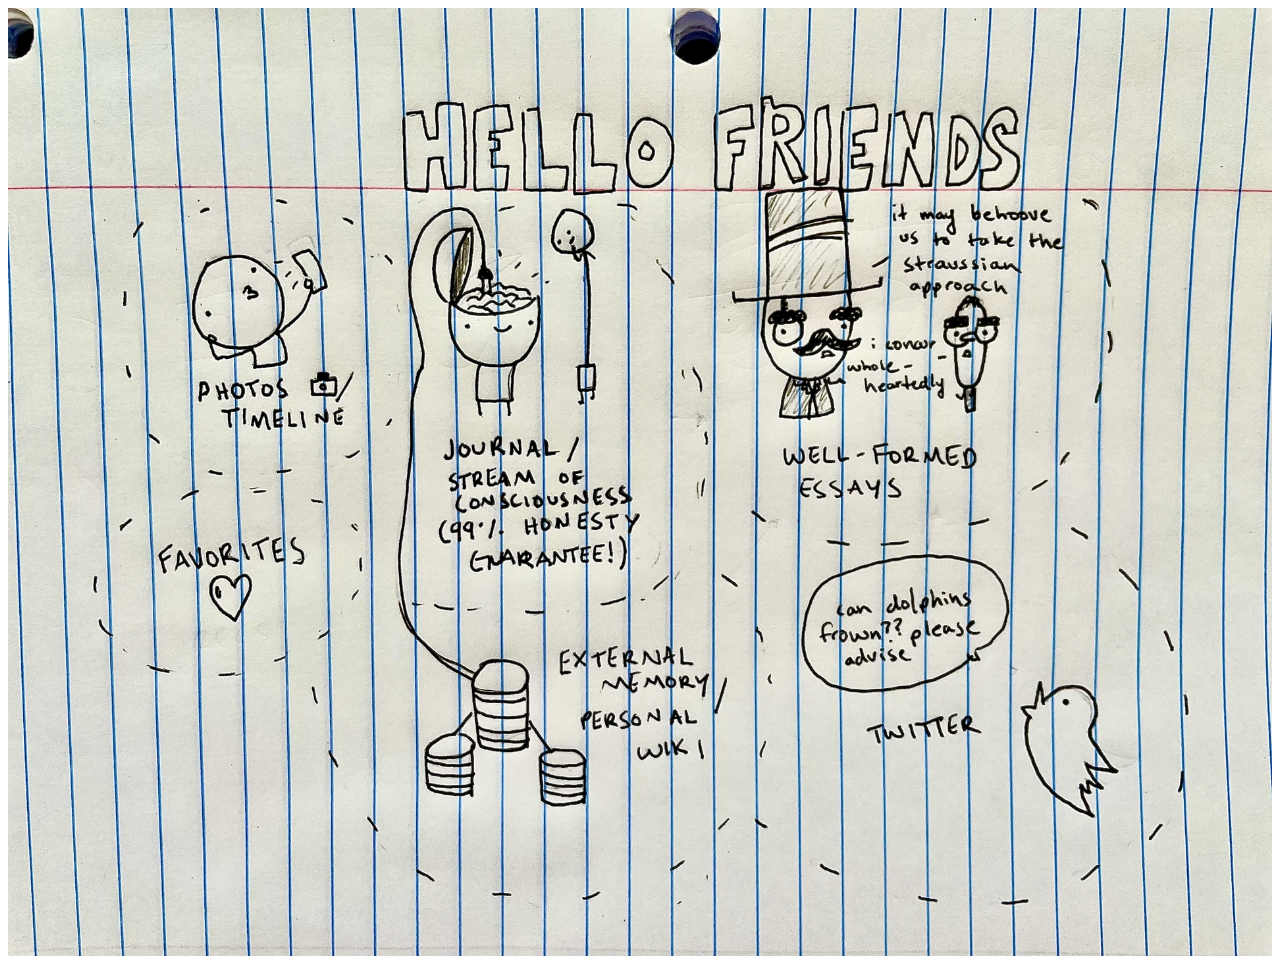
<file: index.html>
<!doctype html>
<html lang="en">
<head>
	<meta charset="UTF-8">
	<meta name="description" content="Karthik Bala">
	<meta name="keywords" content="University,Texas,Philosophy,Programming,UT,Austin">
	<meta name="author" content="Karthik Bala">
	<meta name="viewport" content="width=device-width, initial-scale=1" />

	<title>hey</title>
	<script>
	  (function(i,s,o,g,r,a,m){i['GoogleAnalyticsObject']=r;i[r]=i[r]||function(){
	  (i[r].q=i[r].q||[]).push(arguments)},i[r].l=1*new Date();a=s.createElement(o),
	  m=s.getElementsByTagName(o)[0];a.async=1;a.src=g;m.parentNode.insertBefore(a,m)
	  })(window,document,'script','//www.google-analytics.com/analytics.js','ga');

	  ga('create', 'UA-43061045-1', 'auto');
	  ga('send', 'pageview');

	</script>
</head>
<body>
	<svg version="1.1" xmlns="http://www.w3.org/2000/svg" xmlns:xlink="http://www.w3.org/1999/xlink" viewBox="0 0 1920 1440">
		<image width="1920" height="1440" xlink:href="images/index-resize.jpg"></image> <a xlink:href="https://karthik.is/life">
		  <rect x="129" y="272" fill="#fff" opacity="0" width="456" height="410"></rect>
		</a><a xlink:href="#">
		  <rect x="341" y="1553" fill="#fff" opacity="0" width="100" height="100"></rect>
		</a><a xlink:href="https://karthik.is/reading">
		  <rect x="85" y="707" fill="#fff" opacity="0" width="466" height="334"></rect>
		</a><a xlink:href="https://stream.karthik.is/">
		  <rect x="602" y="283" fill="#fff" opacity="0" width="444" height="617"></rect>
		</a><a xlink:href="https://blog.karthik.is/">
		  <rect x="1080" y="280" fill="#fff" opacity="0" width="555" height="488"></rect>
		</a><a xlink:href="https://public-wiki-sage.vercel.app/">
		  <rect x="564" y="908" fill="#fff" opacity="0" width="554" height="428"></rect>
		</a><a xlink:href="https://twitter.com/kbala444">
		  <rect x="1132" y="780" fill="#fff" opacity="0" width="634" height="545"></rect>
		</a>
	  </svg>
</body>
</html>
</file>
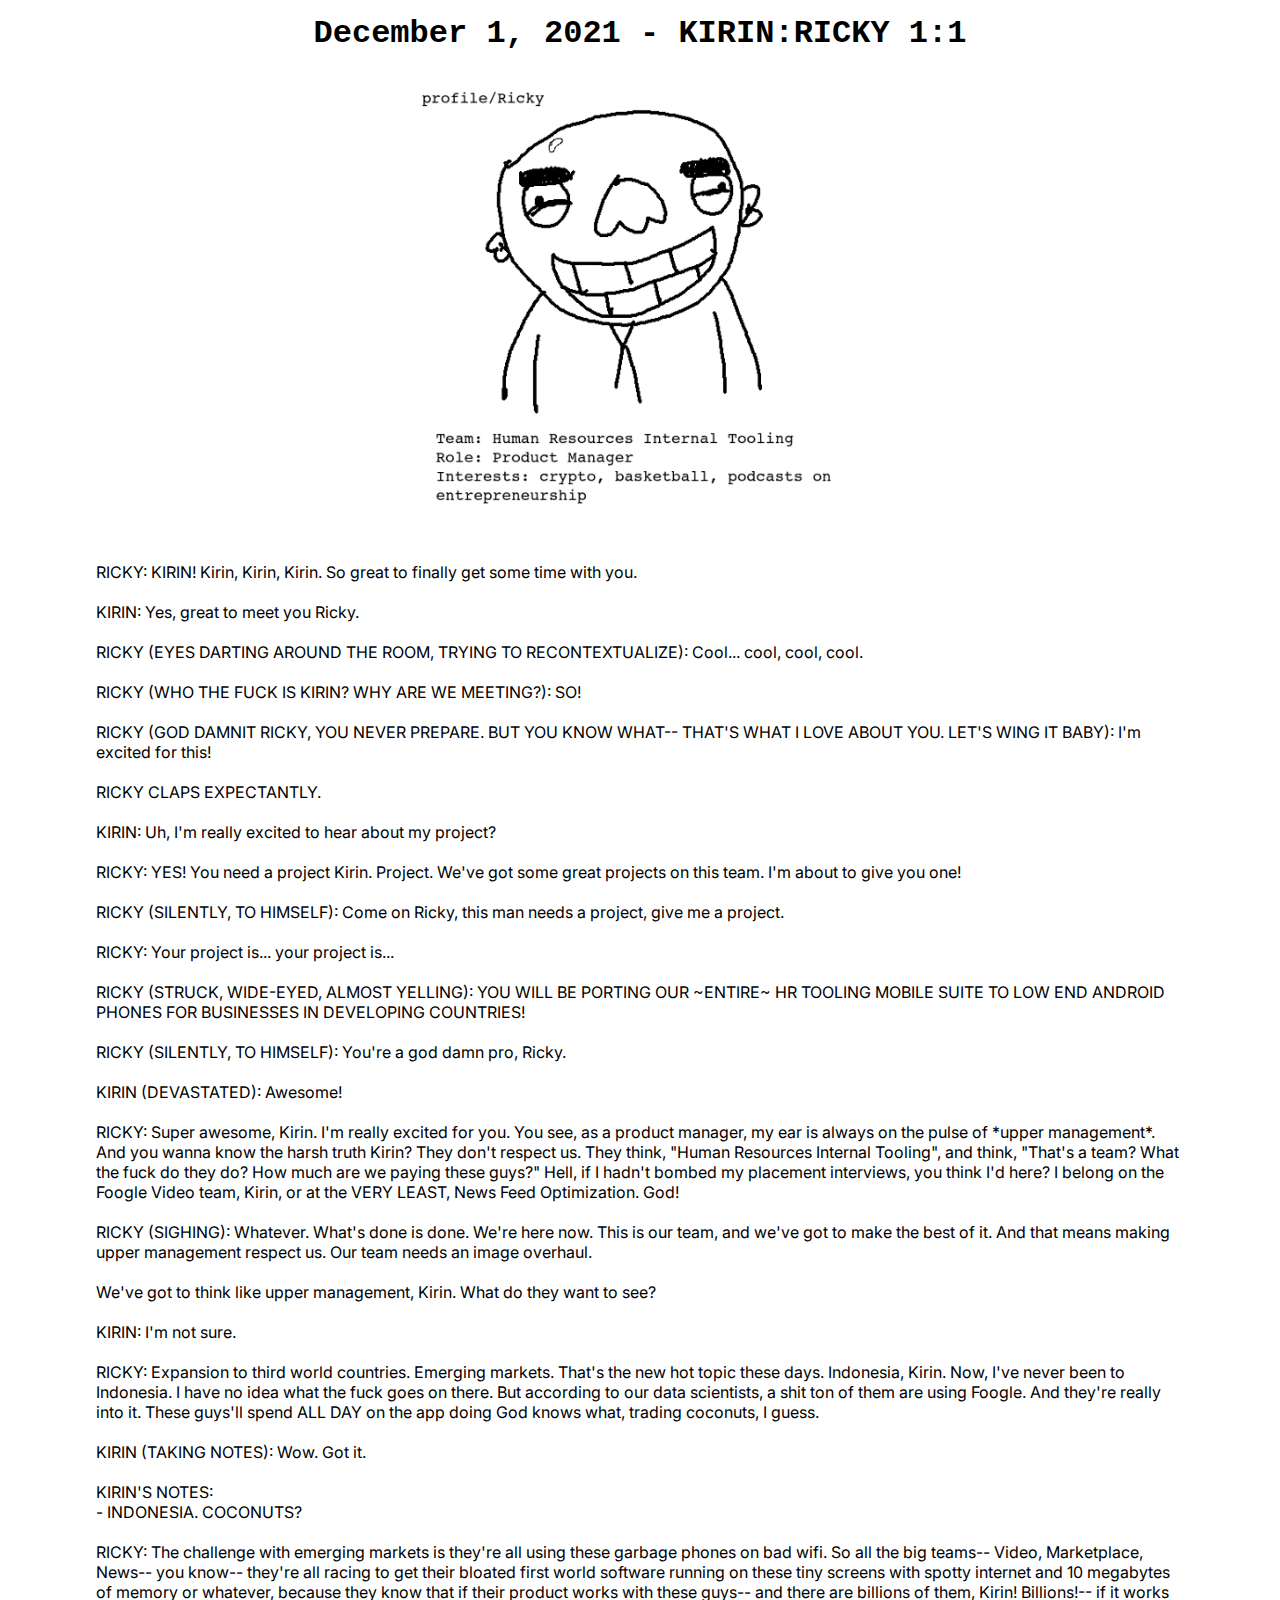
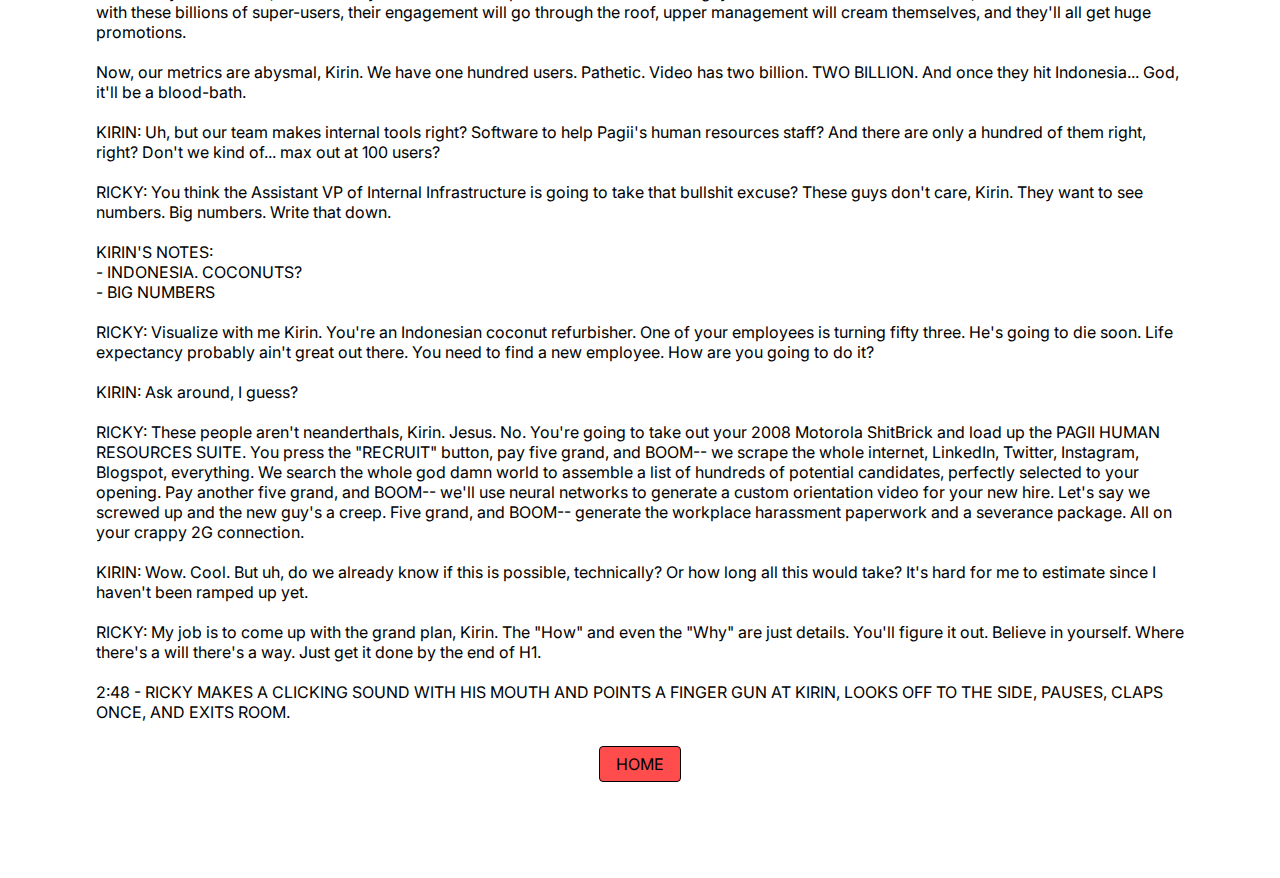
<file: pagii/1-kirin-ricky/index.html>
<!DOCTYPE html>

<html lang="en">
  <head>
    <title>KIRIN RICKY 1:1</title>
    <meta name="viewport" content="width=device-width, initial-scale=1.0" />
    <meta charset="utf-8" />
    <meta property="twitter:card" content="summary_large_image" />
    <style>
      html {  line-height: 1.15;}body {  margin: 0;}* {  box-sizing: border-box;  border-width: 0;  border-style: solid;}p,li,ul,pre,div,h1,h2,h3,h4,h5,h6 {  margin: 0;  padding: 0;}button,input,optgroup,select,textarea {  font-family: inherit;  font-size: 100%;  line-height: 1.15;  margin: 0;}button,select {  text-transform: none;}button,[type="button"],[type="reset"],[type="submit"] {  -webkit-appearance: button;}button::-moz-focus-inner,[type="button"]::-moz-focus-inner,[type="reset"]::-moz-focus-inner,[type="submit"]::-moz-focus-inner {  border-style: none;  padding: 0;}button:-moz-focus,[type="button"]:-moz-focus,[type="reset"]:-moz-focus,[type="submit"]:-moz-focus {  outline: 1px dotted ButtonText;}a {  color: inherit;  text-decoration: inherit;}input {  padding: 2px 4px;}img {  display: block;}
    </style>
    <style>
      html {
        font-family: Inter;
        font-size: 16px;
      }

      body {
        font-weight: 400;
        font-style:normal;
        text-decoration: none;
        text-transform: none;
        letter-spacing: normal;
        line-height: 1.15;
        color: var(--dl-color-gray-black);
        background-color: var(--dl-color-gray-white);

      }
    </style>
    <link
      rel="stylesheet"
      href="https://fonts.googleapis.com/css2?family=Inter:wght@100;200;300;400;500;600;700;800;900&display=swap"
    />
    <link rel="stylesheet" href="./style.css" />
  </head>
  <body>
    <div>
      <link href="./home.css" rel="stylesheet" />
      <title>New Project</title>
      <meta property="og:title" content="New Project" />
      <div class="home-container">
        <h1 class="home-text">December 1, 2021 - KIRIN:RICKY 1:1</h1>
        <img
          src="ricky.png"
          alt="image"
          class="home-image"
        />
        <span class="home-text01">
          <span>
            RICKY: KIRIN! Kirin, Kirin, Kirin. So great to finally get some time
            with you.
          </span>
          <br />
          <span></span>
          <br />
          <span>KIRIN: Yes, great to meet you Ricky.</span>
          <br />
          <span></span>
          <br />
          <span>
            RICKY (EYES DARTING AROUND THE ROOM, TRYING TO RECONTEXTUALIZE):
            Cool... cool, cool, cool.
          </span>
          <br />
          <span></span>
          <br />
          <span>RICKY (WHO THE FUCK IS KIRIN? WHY ARE WE MEETING?): SO!</span>
          <br />
          <span></span>
          <br />
          <span>
            RICKY (GOD DAMNIT RICKY, YOU NEVER PREPARE. BUT YOU KNOW WHAT--
            THAT&apos;S WHAT I LOVE ABOUT YOU. LET&apos;S WING IT BABY):
            I&apos;m excited for this!
          </span>
          <br />
          <span></span>
          <br />
          <span>RICKY CLAPS EXPECTANTLY.</span>
          <br />
          <span></span>
          <br />
          <span>
            KIRIN: Uh, I&apos;m really excited to hear about my project?
          </span>
          <br />
          <span></span>
          <br />
          <span>
            RICKY: YES! You need a project Kirin. Project. We&apos;ve got some
            great projects on this team. I&apos;m about to give you one!
          </span>
          <br />
          <span></span>
          <br />
          <span>
            RICKY (SILENTLY, TO HIMSELF): Come on Ricky, this man needs a
            project, give me a project.
          </span>
          <br />
          <span></span>
          <br />
          <span>RICKY: Your project is... your project is...</span>
          <br />
          <span></span>
          <br />
          <span>
            RICKY (STRUCK, WIDE-EYED, ALMOST YELLING): YOU WILL BE PORTING OUR
            ~ENTIRE~ HR TOOLING MOBILE SUITE TO LOW END ANDROID PHONES FOR
            BUSINESSES IN DEVELOPING COUNTRIES!
          </span>
          <br />
          <span></span>
          <br />
          <span>
            RICKY (SILENTLY, TO HIMSELF): You&apos;re a god damn pro, Ricky.
          </span>
          <br />
          <span></span>
          <br />
          <span>KIRIN (DEVASTATED): Awesome!</span>
          <br />
          <span></span>
          <br />
          <span>
            RICKY: Super awesome, Kirin. I&apos;m really excited for you. You
            see, as a product manager, my ear is always on the pulse of *upper
            management*. And you wanna know the harsh truth Kirin? They
            don&apos;t respect us. They think, &quot;Human Resources Internal
            Tooling&quot;, and think, &quot;That&apos;s a team? What the fuck do
            they do? How much are we paying these guys?&quot; Hell, if I
            hadn&apos;t bombed my placement interviews, you think I&apos;d here?
            I belong on the Foogle Video team, Kirin, or at the VERY LEAST, News
            Feed Optimization. God!
          </span>
          <br />
          <span></span>
          <br />
          <span>
            RICKY (SIGHING): Whatever. What&apos;s done is done. We&apos;re here
            now. This is our team, and we&apos;ve got to make the best of it.
            And that means making upper management respect us. Our team needs an
            image overhaul.
          </span>
          <br />
          <span></span>
          <br />
          <span>
            We&apos;ve got to think like upper management, Kirin. What do they
            want to see?
          </span>
          <br />
          <span></span>
          <br />
          <span>KIRIN: I&apos;m not sure.</span>
          <br />
          <span></span>
          <br />
          <span>
            RICKY: Expansion to third world countries. Emerging markets.
            That&apos;s the new hot topic these days. Indonesia, Kirin. Now,
            I&apos;ve never been to Indonesia. I have no idea what the fuck goes
            on there. But according to our data scientists, a shit ton of them
            are using Foogle. And they&apos;re really into it. These
            guys&apos;ll spend ALL DAY on the app doing God knows what, trading
            coconuts, I guess.
          </span>
          <br />
          <span></span>
          <br />
          <span>KIRIN (TAKING NOTES): Wow. Got it.</span>
          <br />
          <span></span>
          <br />
          <span>KIRIN&apos;S NOTES:</span>
          <br />
          <span>- INDONESIA. COCONUTS?</span>
          <br />
          <span></span>
          <br />
          <span>
            RICKY: The challenge with emerging markets is they&apos;re all using
            these garbage phones on bad wifi. So all the big teams-- Video,
            Marketplace, News-- you know-- they&apos;re all racing to get their
            bloated first world software running on these tiny screens with
            spotty internet and 10 megabytes of memory or whatever, because they
            know that if their product works with these guys-- and there are
            billions of them, Kirin! Billions!-- if it works with these billions
            of super-users, their engagement will go through the roof, upper
            management will cream themselves, and they&apos;ll all get huge
            promotions.
          </span>
          <br />
          <span></span>
          <br />
          <span>
            Now, our metrics are abysmal, Kirin. We have one hundred users.
            Pathetic. Video has two billion. TWO BILLION. And once they hit
            Indonesia... God, it&apos;ll be a blood-bath.
          </span>
          <br />
          <span></span>
          <br />
          <span>
            KIRIN: Uh, but our team makes internal tools right? Software to help
            Pagii&apos;s human resources staff? And there are only a hundred of
            them right, right? Don&apos;t we kind of... max out at 100 users?
          </span>
          <br />
          <span></span>
          <br />
          <span>
            RICKY: You think the Assistant VP of Internal Infrastructure is
            going to take that bullshit excuse? These guys don&apos;t care,
            Kirin. They want to see numbers. Big numbers. Write that down.
          </span>
          <br />
          <span></span>
          <br />
          <span>KIRIN&apos;S NOTES:</span>
          <br />
          <span>- INDONESIA. COCONUTS?</span>
          <br />
          <span>- BIG NUMBERS</span>
          <br />
          <span></span>
          <br />
          <span>
            RICKY: Visualize with me Kirin. You&apos;re an Indonesian coconut
            refurbisher. One of your employees is turning fifty three. He&apos;s
            going to die soon. Life expectancy probably ain&apos;t great out
            there. You need to find a new employee. How are you going to do it?
          </span>
          <br />
          <span></span>
          <br />
          <span>KIRIN: Ask around, I guess?</span>
          <br />
          <span></span>
          <br />
          <span>
            RICKY: These people aren&apos;t neanderthals, Kirin. Jesus. No.
            You&apos;re going to take out your 2008 Motorola ShitBrick and load
            up the PAGII HUMAN RESOURCES SUITE. You press the
            &quot;RECRUIT&quot; button, pay five grand, and BOOM-- we scrape the
            whole internet, LinkedIn, Twitter, Instagram, Blogspot, everything.
            We search the whole god damn world to assemble a list of hundreds of
            potential candidates, perfectly selected to your opening. Pay
            another five grand, and BOOM-- we&apos;ll use neural networks to
            generate a custom orientation video for your new hire. Let&apos;s
            say we screwed up and the new guy&apos;s a creep. Five grand, and
            BOOM-- generate the workplace harassment paperwork and a severance
            package. All on your crappy 2G connection.
          </span>
          <br />
          <span></span>
          <br />
          <span>
            KIRIN: Wow. Cool. But uh, do we already know if this is possible,
            technically? Or how long all this would take? It&apos;s hard for me
            to estimate since I haven&apos;t been ramped up yet.
          </span>
          <br />
          <span></span>
          <br />
          <span>
            RICKY: My job is to come up with the grand plan, Kirin. The
            &quot;How&quot; and even the &quot;Why&quot; are just details.
            You&apos;ll figure it out. Believe in yourself. Where there&apos;s a
            will there&apos;s a way. Just get it done by the end of H1.
          </span>
          <br />
          <span></span>
          <br />
          <span>
            2:48 - RICKY MAKES A CLICKING SOUND WITH HIS MOUTH AND POINTS A
            FINGER GUN AT KIRIN, LOOKS OFF TO THE SIDE, PAUSES, CLAPS ONCE, AND
            EXITS ROOM.
          </span>
          <br />
          <span></span>
        </span>
        <a
          href="https://mmm.page/kbala"
          target="_blank"
          class="home-link button"
        >
          HOME
        </a>
      </div>
    </div>
  </body>
</html>
</file>
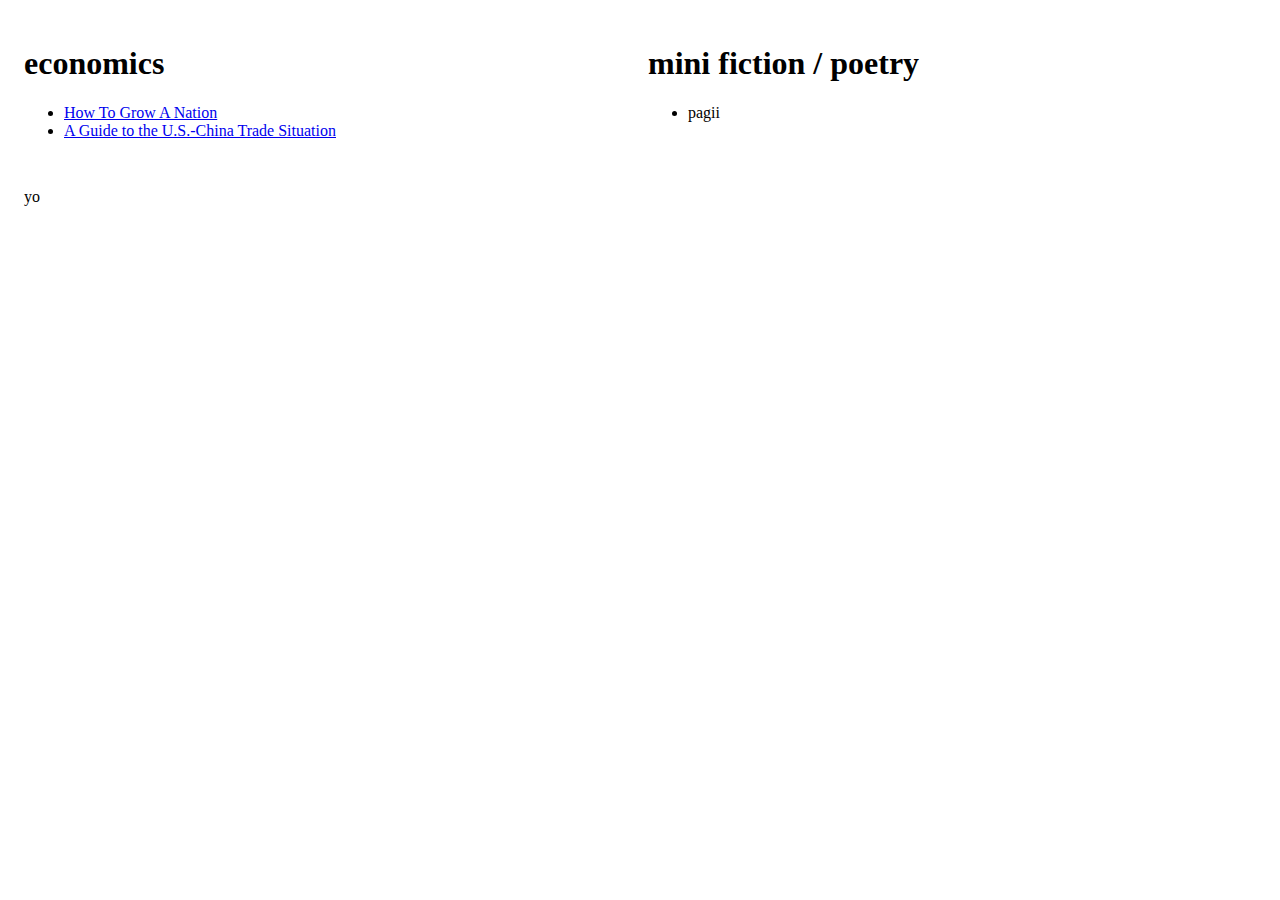
<file: essays.html>
<!doctype html>
<html lang="en">
<head>
	<meta charset="UTF-8">
	<meta name="description" content="Karthik Bala">
	<meta name="keywords" content="University,Texas,Philosophy,Programming,UT,Austin">
	<meta name="author" content="Karthik Bala">
	<meta name="viewport" content="width=device-width, initial-scale=1" />

	<title>Essays - Karthik Bala</title>
	<!--<link href="css/styles.css?v=3" rel="stylesheet" type="text/css">-->
	<link href="css/essays.css" rel="stylesheet" type="text/css">
	<script>
	  (function(i,s,o,g,r,a,m){i['GoogleAnalyticsObject']=r;i[r]=i[r]||function(){
	  (i[r].q=i[r].q||[]).push(arguments)},i[r].l=1*new Date();a=s.createElement(o),
	  m=s.getElementsByTagName(o)[0];a.async=1;a.src=g;m.parentNode.insertBefore(a,m)
	  })(window,document,'script','//www.google-analytics.com/analytics.js','ga');

	  ga('create', 'UA-43061045-1', 'auto');
	  ga('send', 'pageview');

	</script>
</head>
<body>
    <div id="essays-grid">
        <div class="essay-category">
            <h1>economics</h1>
            <ul>
                <li><a href="https://blog.karthik.is/posts/how-to-grow-a-nation/">How To Grow A Nation</a></li>
                <li><a href="https://blog.karthik.is/posts/us-china-relations/">A Guide to the U.S.-China Trade Situation</a></li>
            </ul>
        </div>
        <div class="essay-category">
            <h1>mini fiction / poetry</h1>
            <ul>
                <li>pagii</li>
            </ul>
        </div>
        <div class="essay-category">
            <p>yo</p>
        </div>

    </div>
</body>
</html>
</file>
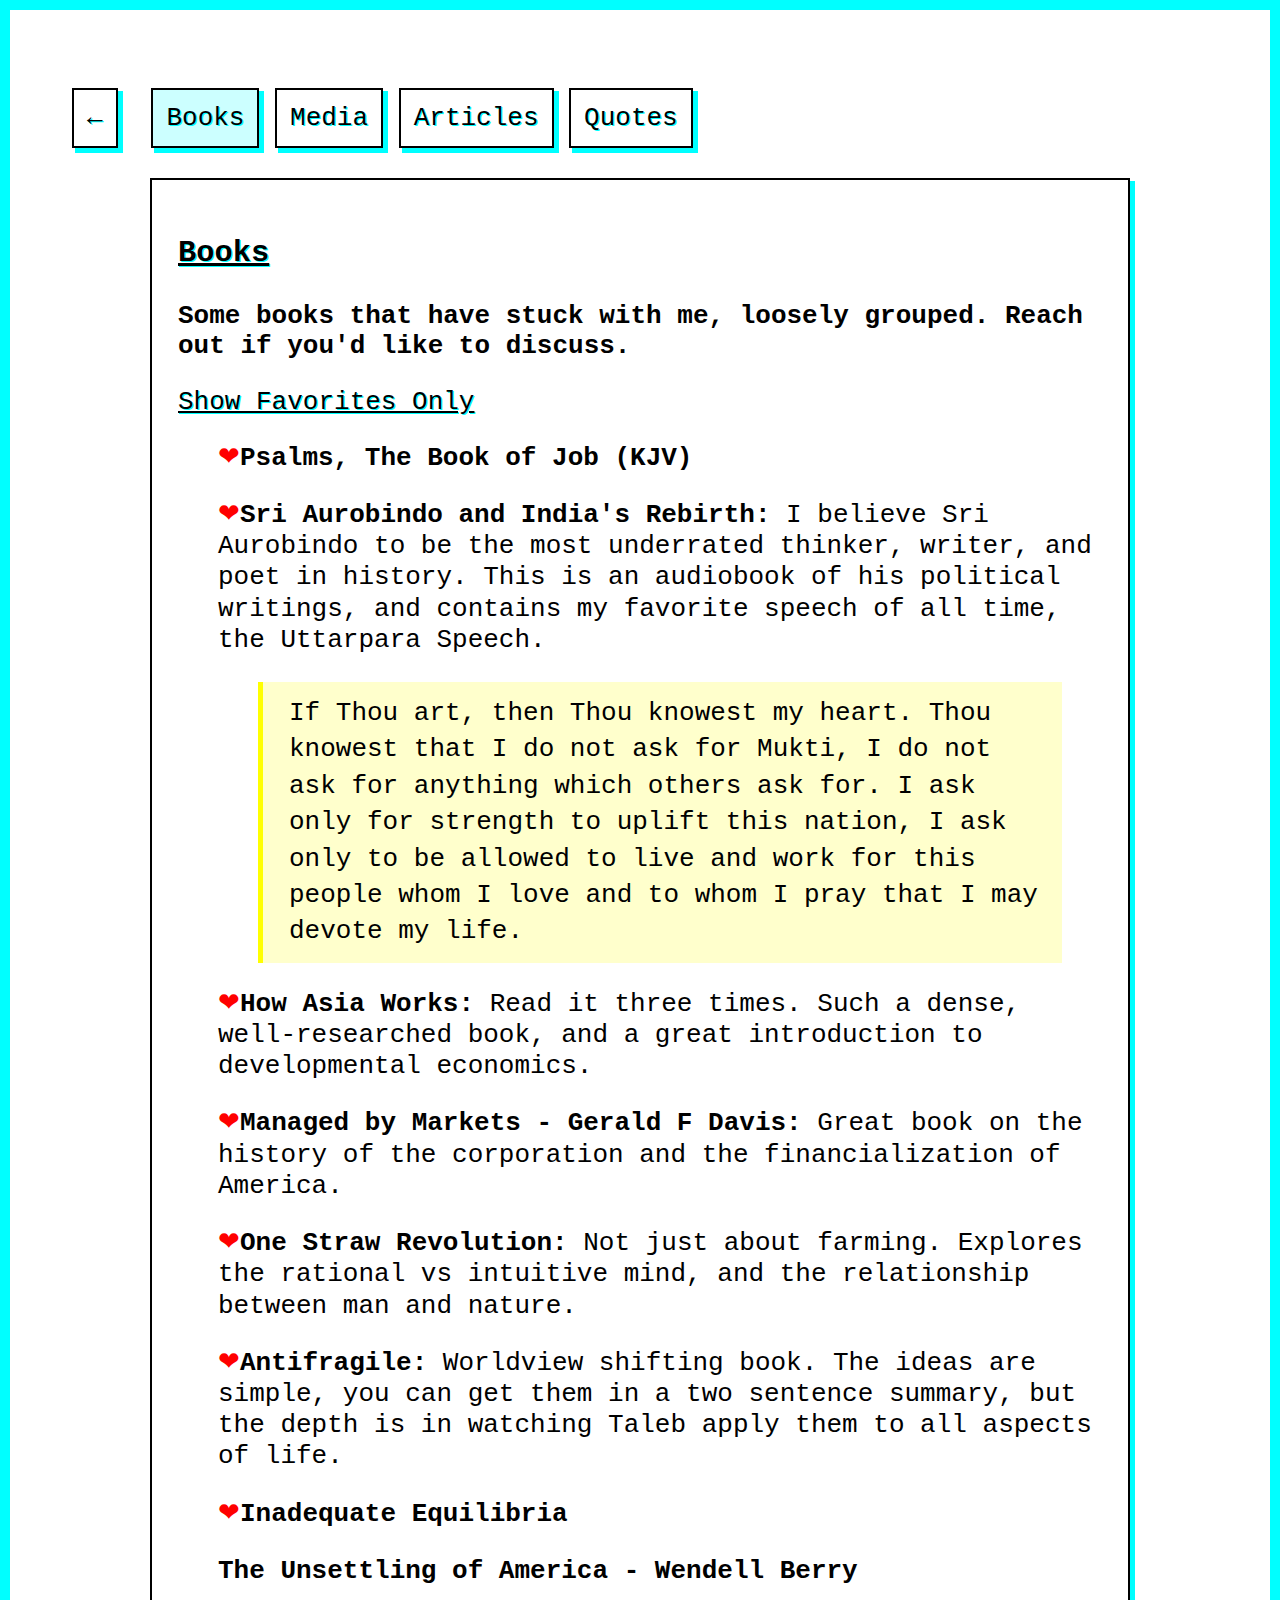
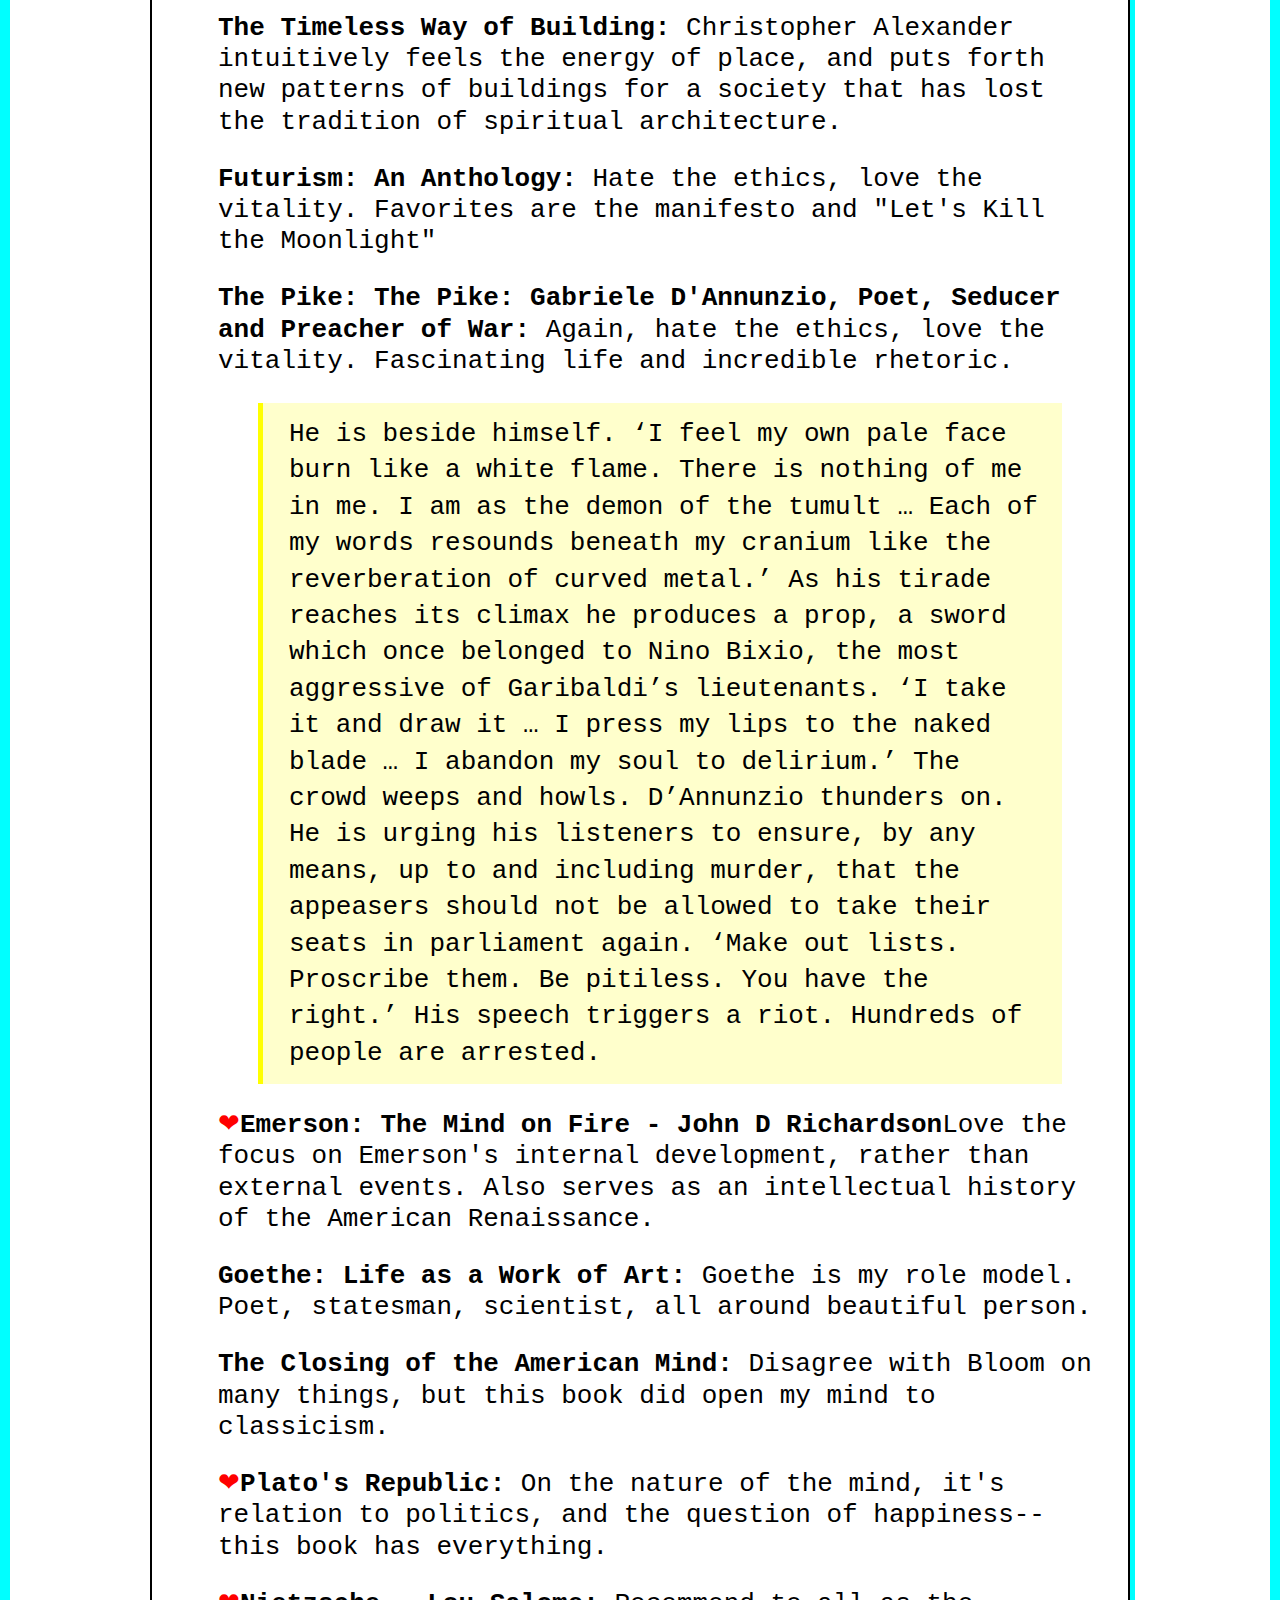
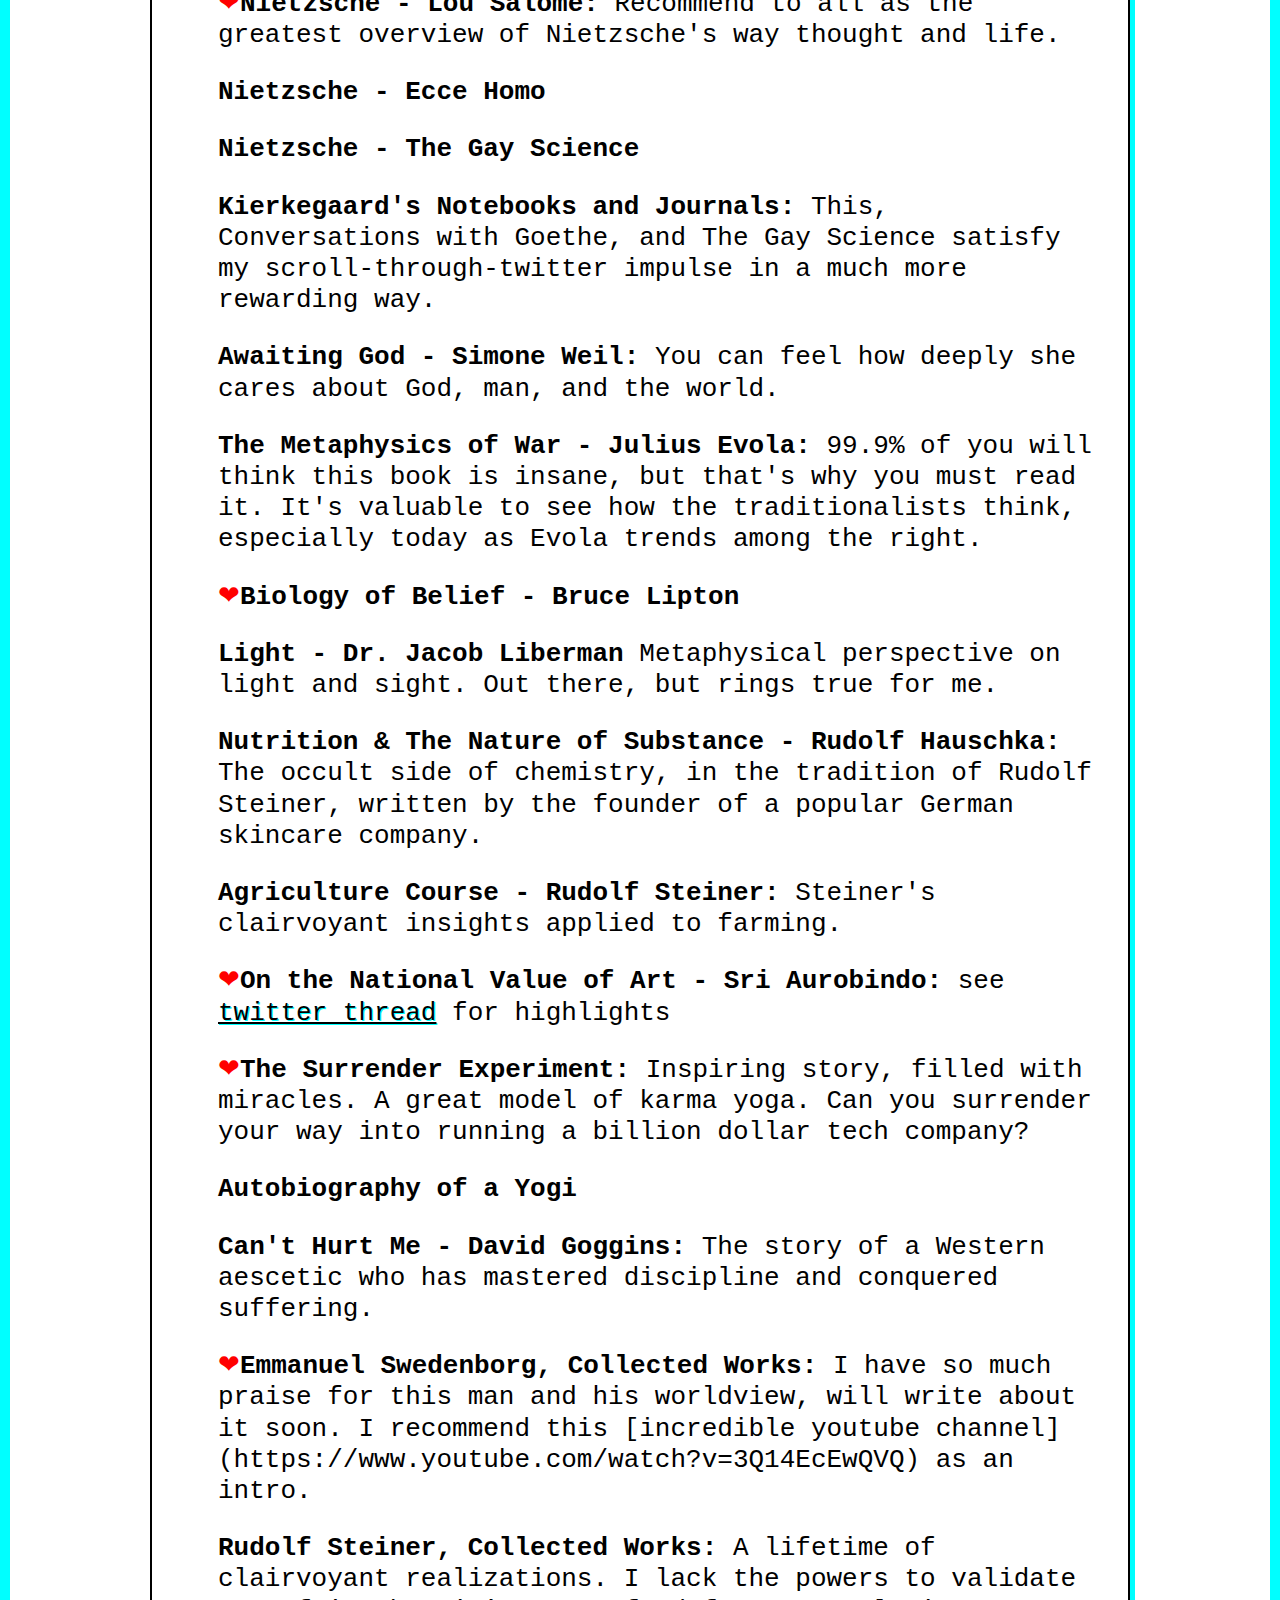
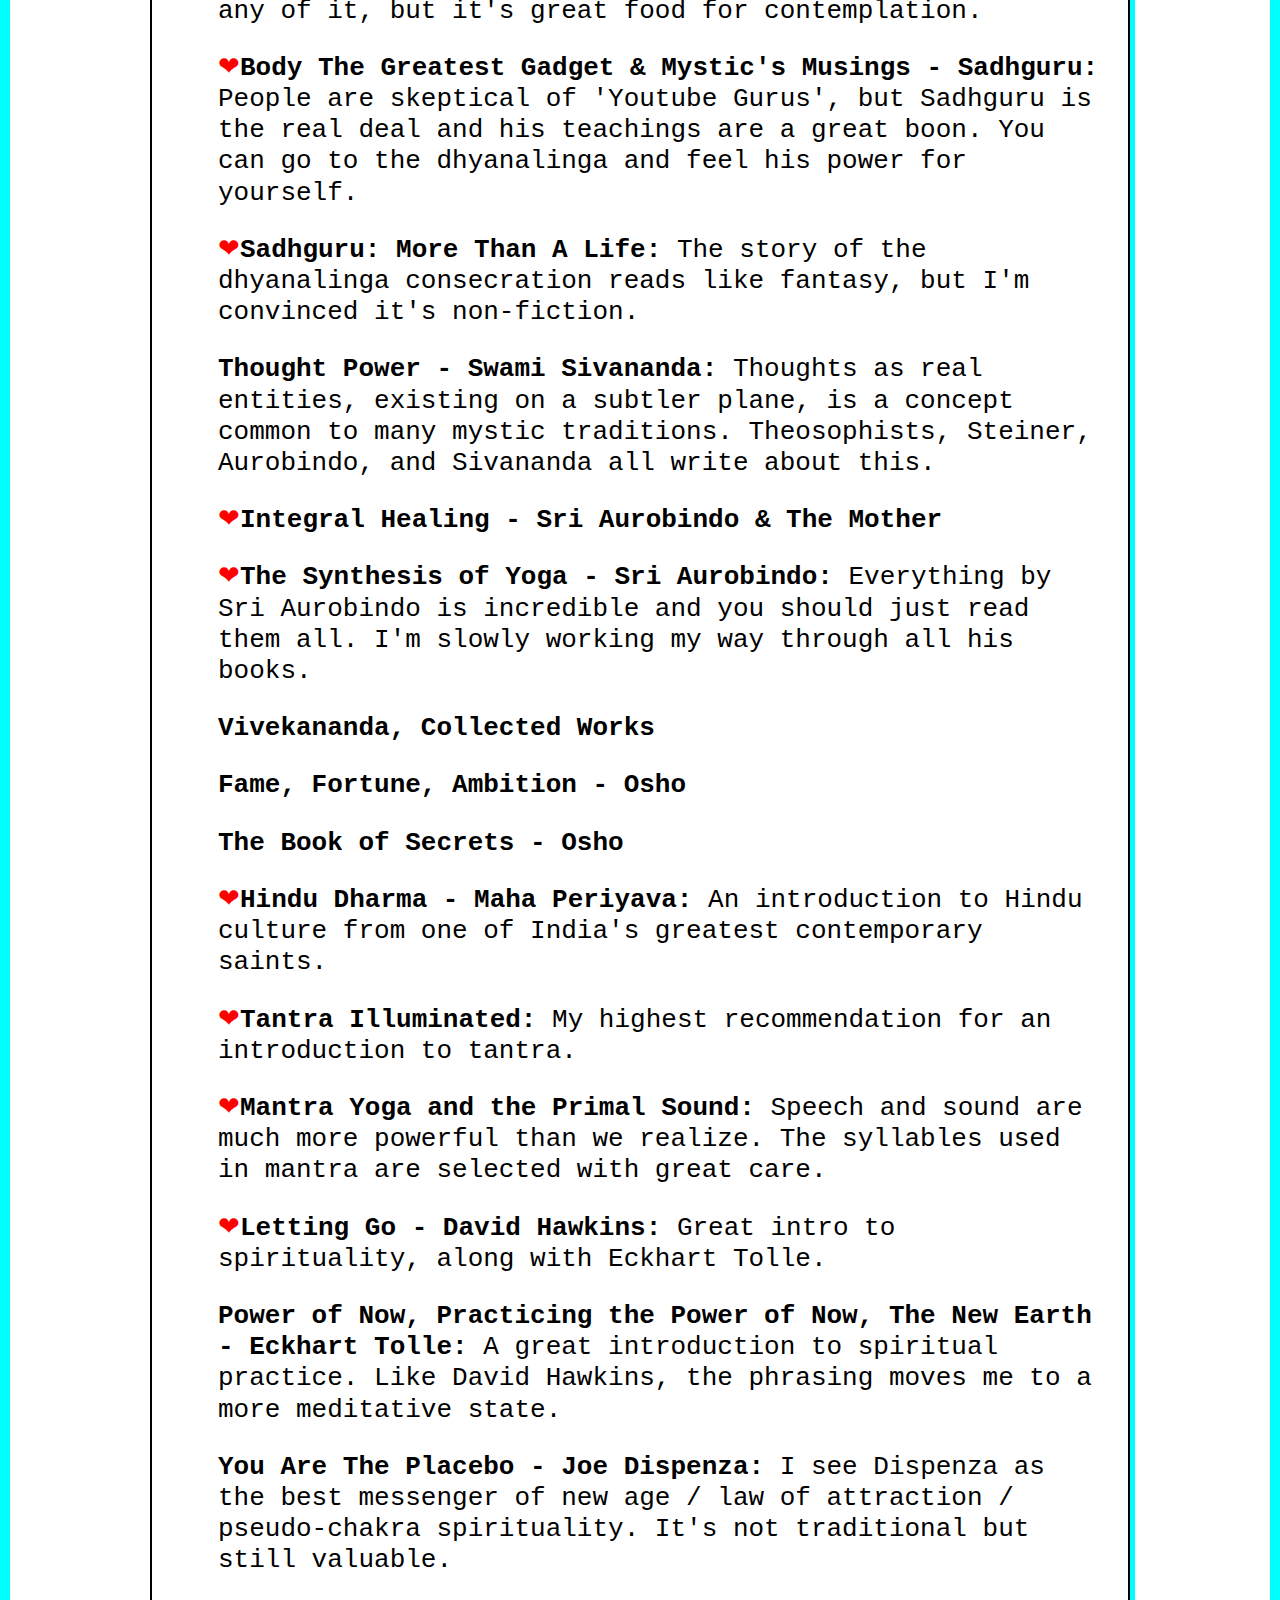
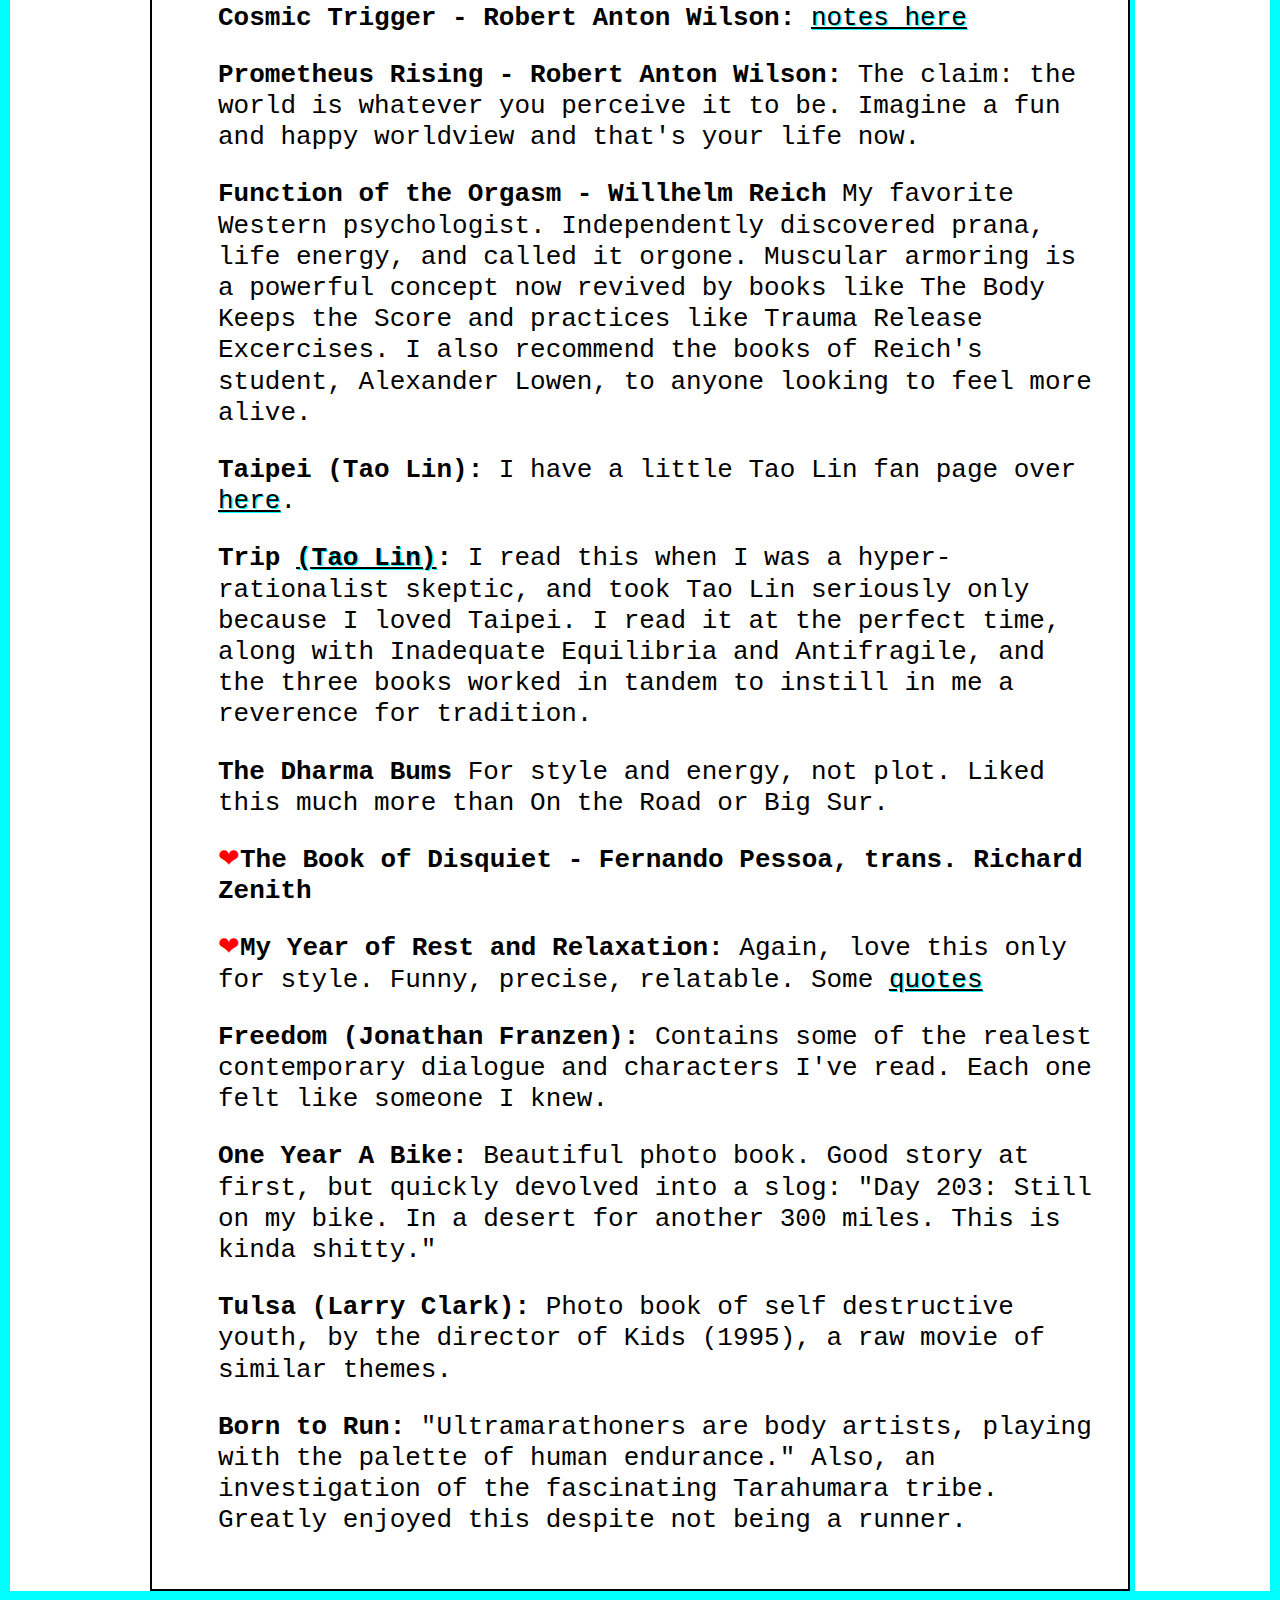
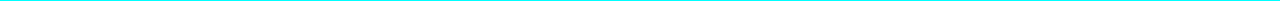
<file: reading.html>
<!doctype html>
<html lang="en">
<head>
  <meta charset="UTF-8">
  <meta name="viewport" content="width=device-width, initial-scale=1" />
  <title>hey</title>
  <link href="css/styles.css" rel="stylesheet" type="text/css">
  <script>
    function showTab(link, content) {
      //  hide all tabs
      var tabs = document.getElementsByClassName("tab");
      for (i = 0; i < tabs.length; i++) {
          tabs[i].style.display = "none";
      }

      // Get all elements with class="tablinks" and remove the class "active"
      var tablinks = document.getElementsByClassName("tablink");
      for (i = 0; i < tablinks.length; i++) {
          tablinks[i].className = tablinks[i].className.replace(" selectedTab", "");
      }

      // Show the current tab, and add an "active" class to the button that opened the tab
      document.getElementById(content).style.display = "block";
      link.className += " selectedTab";
    }

    window.onload = function() {
      showTab(document.getElementsByClassName('tablink')[0], 'booksWrap');
    };
  </script>
  <script src="https://ajax.googleapis.com/ajax/libs/jquery/3.4.1/jquery.min.js"></script>
  <script>
    // Favorite toggle for books
    $(document).ready(function() {
      var favsToggled = false;
      $('#favorite-toggle').click(function(){
        if (favsToggled === false) {
          $('ul li').hide();
          $('ul li.loved').show();
          $(this).text('Show All Entries');
        } else {
          $('ul li').show();
          $(this).text('Show Favorites Only');
        }
        favsToggled = !favsToggled;
        return false;
     });
    });
  </script>

</head>
<body>
<div id='wrap'>
<div id='readingNav'>
  <a href="index.html"><span id='hanghome' class='small-boxed shadowed'>←</span></a>
  <a href="#null"><div class="small-boxed shadowed tablink" onclick="showTab(this, 'booksWrap')">Books</div></a>
  <a href="#null"><div class="small-boxed shadowed tablink" onclick="showTab(this, 'magsWrap')">Media</div></a>
  <a href="#null"><div class="small-boxed shadowed tablink" onclick="showTab(this, 'articlesWrap')">Articles</div></a>
  <a href="#null"><div class="small-boxed shadowed tablink" onclick="showTab(this, 'quotesWrap')">Quotes</div></a>
</div>
<br>
<div id="booksWrap" class="tab boxed shadowed">
  <h3><a href="#books">Books</a></h3>
  <p><b>Some books that have stuck with me, loosely grouped. Reach out if you'd like to discuss.</b></p>
  <a id="favorite-toggle" href="#">Show Favorites Only</a>
  <ul class='rated'>
    <li class='loved'><b>Psalms, The Book of Job (KJV)</b></li>
    <li class='loved'><b>Sri Aurobindo and India's Rebirth: </b>I believe Sri Aurobindo to be the most underrated thinker, writer, and poet in history. This is an audiobook of his political writings, and contains my favorite speech of all time, the Uttarpara Speech.
      <blockquote>
        If Thou art, then Thou knowest my heart. Thou knowest that I do not ask for Mukti, I do not ask for anything which others ask for. I ask only for strength to uplift this nation, I ask only to be allowed to live and work for this people whom I love and to whom I pray that I may devote my life.
      </blockquote>
    </li>

    <li class='loved'><b>How Asia Works: </b>Read it three times. Such a dense, well-researched book, and a great introduction to developmental economics.</li> 
    <li class='loved'><b>Managed by Markets - Gerald F Davis: </b>Great book on the history of the corporation and the financialization of America.</li>
    <li class='loved'><b>One Straw Revolution: </b>Not just about farming. Explores the rational vs intuitive mind, and the relationship between man and nature.</li>
    <li class='loved'><b>Antifragile: </b>Worldview shifting book. The ideas are simple, you can get them in a two sentence summary, but the depth is in watching Taleb apply them to all aspects of life.</li>
    <li class='loved'><b>Inadequate Equilibria</b></li>
    <li><b>The Unsettling of America - Wendell Berry</b></li> 
    <li><b>The Timeless Way of Building:</b> Christopher Alexander intuitively feels the energy of place, and puts forth new patterns of buildings for a society that has lost the tradition of spiritual architecture.</li> 

    <li><b>Futurism: An Anthology: </b>Hate the ethics, love the vitality. Favorites are the manifesto and "Let's Kill the Moonlight"</li> 
    <li><b>The Pike: The Pike: Gabriele D'Annunzio, Poet, Seducer and Preacher of War: </b>Again, hate the ethics, love the vitality. Fascinating life and incredible rhetoric.
      <blockquote>
        He is beside himself. ‘I feel my own pale face burn like a white flame. There is nothing of me in me. I am as the demon of the tumult … Each of my words resounds beneath my cranium like the reverberation of curved metal.’ 
        As his tirade reaches its climax he produces a prop, a sword which once belonged to Nino Bixio, the most aggressive of Garibaldi’s lieutenants. ‘I take it and draw it … I press my lips to the naked blade … I abandon my soul to delirium.’ 
        The crowd weeps and howls.
        D’Annunzio thunders on. He is urging his listeners to ensure, by any means, up to and including murder, that the appeasers should not be allowed to take their seats in parliament again. ‘Make out lists. Proscribe them. Be pitiless. You have the right.’ 
        His speech triggers a riot. Hundreds of people are arrested.
      </blockquote>
    </li> 

    <li class='loved'><b>Emerson: The Mind on Fire - John D Richardson</b>Love the focus on Emerson's internal development, rather than external events. Also serves as an intellectual history of the American Renaissance.</li>
    <li><b>Goethe: Life as a Work of Art: </b>Goethe is my role model. Poet, statesman, scientist, all around beautiful person.</li>
    <li><b>The Closing of the American Mind: </b>Disagree with Bloom on many things, but this book did open my mind to classicism.</li> 
    <li class='loved'><b>Plato's Republic: </b>On the nature of the mind, it's relation to politics, and the question of happiness-- this book has everything.</li>
    <li class='loved'><b>Nietzsche - Lou Salome: </b>Recommend to all as the greatest overview of Nietzsche's way thought and life.</li> 
    <li><b>Nietzsche - Ecce Homo</b></li> 
    <li><b>Nietzsche - The Gay Science</b></li> 
    <li><b>Kierkegaard's Notebooks and Journals: </b>This, Conversations with Goethe, and The Gay Science satisfy my scroll-through-twitter impulse in a much more rewarding way.</li> 
    <li><b>Awaiting God - Simone Weil: </b>You can feel how deeply she cares about God, man, and the world.</li> 
    <li><b>The Metaphysics of War - Julius Evola: </b>99.9% of you will think this book is insane, but that's why you must read it. It's valuable to see how the traditionalists think, especially today as Evola trends among the right.</li> 

    <li class='loved'><b>Biology of Belief - Bruce Lipton</b></li> 
    <li><b>Light - Dr. Jacob Liberman</b> Metaphysical perspective on light and sight. Out there, but rings true for me.</li> 

    <li><b>Nutrition & The Nature of Substance - Rudolf Hauschka: </b>The occult side of chemistry, in the tradition of Rudolf Steiner, written by the founder of a popular German skincare company.</li> 
    <li><b>Agriculture Course - Rudolf Steiner: </b>Steiner's clairvoyant insights applied to farming.</li> 

    <li class='loved'><b>On the National Value of Art - Sri Aurobindo: </b>see <a href="https://twitter.com/kbala444/status/1403715330774470667">twitter thread</a> for highlights</li>

    <li class='loved'><b>The Surrender Experiment: </b>Inspiring story, filled with miracles. A great model of karma yoga. Can you surrender your way into running a billion dollar tech company?</li> 
    <li><b>Autobiography of a Yogi</b></li>
    <li><b>Can't Hurt Me - David Goggins:</b> The story of a Western aescetic who has mastered discipline and conquered suffering.</li>

    <li class='loved'><b>Emmanuel Swedenborg, Collected Works: </b>I have so much praise for this man and his worldview, will write about it soon. I recommend this [incredible youtube channel](https://www.youtube.com/watch?v=3Q14EcEwQVQ) as an intro.</li>
    <li><b>Rudolf Steiner, Collected Works: </b>A lifetime of clairvoyant realizations. I lack the powers to validate any of it, but it's great food for contemplation.</li>

    <li class='loved'><b>Body The Greatest Gadget & Mystic's Musings - Sadhguru: </b>People are skeptical of 'Youtube Gurus', but Sadhguru is the real deal and his teachings are a great boon. You can go to the dhyanalinga and feel his power for yourself.</li>
    <li class='loved'><b>Sadhguru: More Than A Life:</b> The story of the dhyanalinga consecration reads like fantasy, but I'm convinced it's non-fiction.<li>
    <li><b>Thought Power - Swami Sivananda: </b>Thoughts as real entities, existing on a subtler plane, is a concept common to many mystic traditions. Theosophists, Steiner, Aurobindo, and Sivananda all write about this.</li>
    <li class='loved'><b>Integral Healing - Sri Aurobindo & The Mother</b></li>
    <li class='loved'><b>The Synthesis of Yoga - Sri Aurobindo: </b>Everything by Sri Aurobindo is incredible and you should just read them all. I'm slowly working my way through all his books. </li>
    <li><b>Vivekananda, Collected Works</b></li>
    <li><b>Fame, Fortune, Ambition - Osho</b></li>
    <li><b>The Book of Secrets - Osho</b></li>

    <li class='loved'><b>Hindu Dharma - Maha Periyava: </b>An introduction to Hindu culture from one of India's greatest contemporary saints.</li> 
    <li class='loved'><b>Tantra Illuminated: </b>My highest recommendation for an introduction to tantra.</li>
    <li class='loved'><b>Mantra Yoga and the Primal Sound:</b> Speech and sound are much more powerful than we realize. The syllables used in mantra are selected with great care.</li>

    <li class='loved'><b>Letting Go - David Hawkins: </b>Great intro to spirituality, along with Eckhart Tolle.</li>
    <li><b>Power of Now, Practicing the Power of Now, The New Earth - Eckhart Tolle: </b>A great introduction to spiritual practice. Like David Hawkins, the phrasing moves me to a more meditative state.</li>
    
    <li><b>You Are The Placebo - Joe Dispenza: </b>I see Dispenza as the best messenger of new age / law of attraction / pseudo-chakra spirituality. It's not traditional but still valuable.</li>
    <li><b>Cosmic Trigger - Robert Anton Wilson: </b><a href="https://blog.karthiksthings.com/posts/cosmic-trigger-robert-anton-wilson-notes/">notes here</a></li>
    <li><b>Prometheus Rising - Robert Anton Wilson: </b> The claim: the world is whatever you perceive it to be. Imagine a fun and happy worldview and that's your life now.</li>

    <li><b>Function of the Orgasm - Willhelm Reich</b> My favorite Western psychologist. Independently discovered prana, life energy, and called it orgone. Muscular armoring is a powerful concept now revived by books like The Body Keeps the Score and practices like Trauma Release Excercises. I also recommend the books of Reich's student, Alexander Lowen, to anyone looking to feel more alive.</li>

    <li><b>Taipei (Tao Lin):</b> I have a little Tao Lin fan page over <a href='taolin.html'>here</a>.</li>
    <li><b>Trip <a href="taolin.html">(Tao Lin)</a>: </b>I read this when I was a hyper-rationalist skeptic, and took Tao Lin seriously only because I loved Taipei. I read it at the perfect time, along with Inadequate Equilibria and Antifragile, and the three books worked in tandem to instill in me a reverence for tradition.</li>
    <li><b>The Dharma Bums</b> For style and energy, not plot. Liked this much more than On the Road or Big Sur.</li>
    <li class='loved'><b>The Book of Disquiet - Fernando Pessoa, trans. Richard Zenith</b></li>
    <li class='loved'><b>My Year of Rest and Relaxation:</b> Again, love this only for style. Funny, precise, relatable. Some <a href="notes/rar.txt">quotes</a></li>
    <li><b>Freedom (Jonathan Franzen): </b>Contains some of the realest contemporary dialogue and characters I've read. Each one felt like someone I knew.<p></li>
    <li><b>One Year A Bike:</b> Beautiful photo book. Good story at first, but quickly devolved into a slog: "Day 203: Still on my bike. In a desert for another 300 miles. This is kinda shitty."</li>
    <li><b>Tulsa (Larry Clark):</b> Photo book of self destructive youth, by the director of Kids (1995), a raw movie of similar themes.</li>
    <li><b>Born to Run: </b>"Ultramarathoners are body artists, playing with the palette of human endurance." Also, an investigation of the fascinating Tarahumara tribe. Greatly enjoyed this despite not being a runner.</li>

  </ul>
</div>
<div id="magsWrap" class="tab boxed shadowed">
  <h3><a href="#mag">Media</a></h3>
  <p><b>I recommend:</b>
  <ul>
    <li><a href="https://www.palladiummag.com/">Palladium (statecraft)</a></li>
    <li><a href="https://hubermanlab.com/">Huberman Lab (health, biology)</a></li>
    <li><a href="https://www.youtube.com/user/offthelefteye">Off The Left Eye (swedenborg, religion)</a></li>
  </ul>
</div>
<div id="articlesWrap" class="tab boxed shadowed">
  <h3><a href="#articles">Articles</a></h3>
  <p><b>My favorite articles</b>
  <ul>
    <li><a href="http://scholars-stage.blogspot.com/2018/08/tradition-is-smarter-than-you-are.html">Tradition is Smarter Than You Are</a> - Changed my worldview. I had very little respect for tradition before reading Trip, then this, and then Antifragile. Everything had to have a reason and a double-blind, randomized, placebo-controlled trial behind it. Now I hit up the herbalism and Ayurveda sections of alternative bookstores on the regular.</li>
    <li><a href="http://reader-of-depressing-books.blogspot.com/2006/07/">~11,000-word post with tao lin & kevin sampsell emails & thoughts re editing</a> - Enlightening article from <a href="taolin.html">someone</a> with a sharp and personal understanding of people, loneliness, and art.</li>
    <li><a href="http://www.refinethemind.com/the-beat-generation-worldview-in-kerouacs-on-the-road/">The Beat Generation Worldview in Kerouac’s On the Road</a> - Great article explaining the Beat Generation's infatuation with life.</li>
  </ul>
</div>
<div id="quotesWrap" class="tab boxed shadowed">
  <h3><a href="#quotes">Quotes</a></h3>
  <ul>
    <li><blockquote>When one tugs at a single thing in nature, he finds it attached to the rest of the world.</blockquote><footer> - John Muir</footer></li>
    <li><blockquote>If some logical person has not committed suicide yet, it simply means he is mediocre.</blockquote><footer>- Osho</footer></li>

    <li><blockquote>God is the one goal of all our passions and emotions. If you want to be angry, be angry with Him. Chide your Beloved, chide your Friend. Whom else can you safely chide? Mortal man will not patiently put up with your anger; there will be a reaction. If you are angry with me I am sure quickly to react, because I cannot patiently put up with your anger. Say unto the Beloved, "Why do You not come to me; why do You leave me thus alone?" Where is there any enjoyment but in Him? What enjoyment can there be in little clods of earth? It is the crystallised essence of infinite enjoyment that we have to seek, and that is in God. Let all our passions and emotions go up unto Him. They are meant for Him, for if they miss their mark and go lower, they become vile; and when they go straight to the mark, to the Lord, even the lowest of them becomes transfigured. All the energies of the human body and mind, howsoever they may express themselves, have the Lord as their one goal, as their Ekâyana.</blockquote><footer> - Swami Vivekananda</footer></li>
    <li><blockquote>Every night in meditation, throw yourself at the feet of the Lord. From the depths of your heart, cry to Him. Cry for Him until your head and your heart seem to burst with longing for Him: "You must come. Reveal Thyself to me!"</blockquote><footer> - Swami Yogananda</footer></li>
    <li><blockquote>Thou hast made us for Thyself and our hearts are restless till they rest in Thee.</blockquote><footer> - Psalms of Thomas</footer></li>
    <li><blockquote>Ye are the light of the world. A city that is set on an hill cannot be hid. Neither do men light a candle, and put it under a bushel, but on a candlestick; and it giveth light unto all that are in the house. Let your light so shine before men, that they may see your good works, and glorify your Father which is in heaven.</blockquote><footer> - Matthew 5:14</footer></li>
  </ul>
</div>
</div>
</body>
</html>
</file>
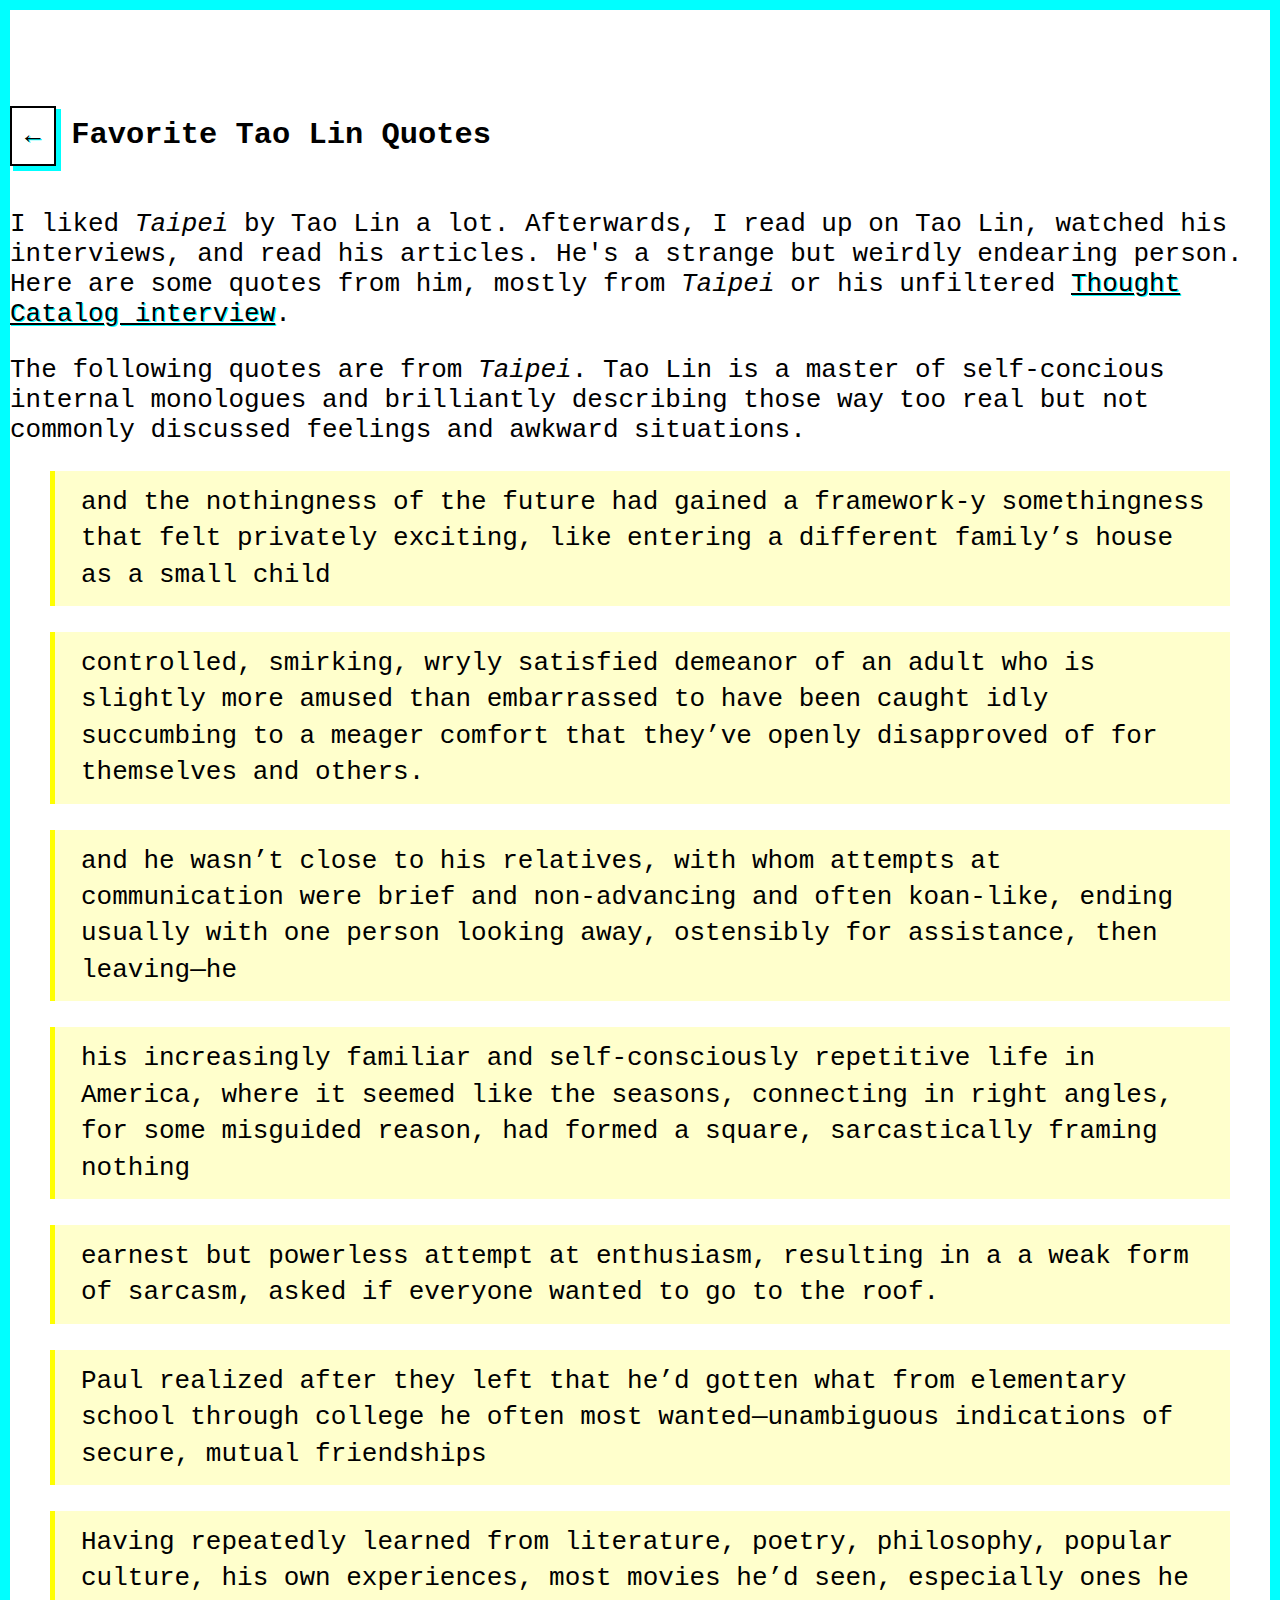
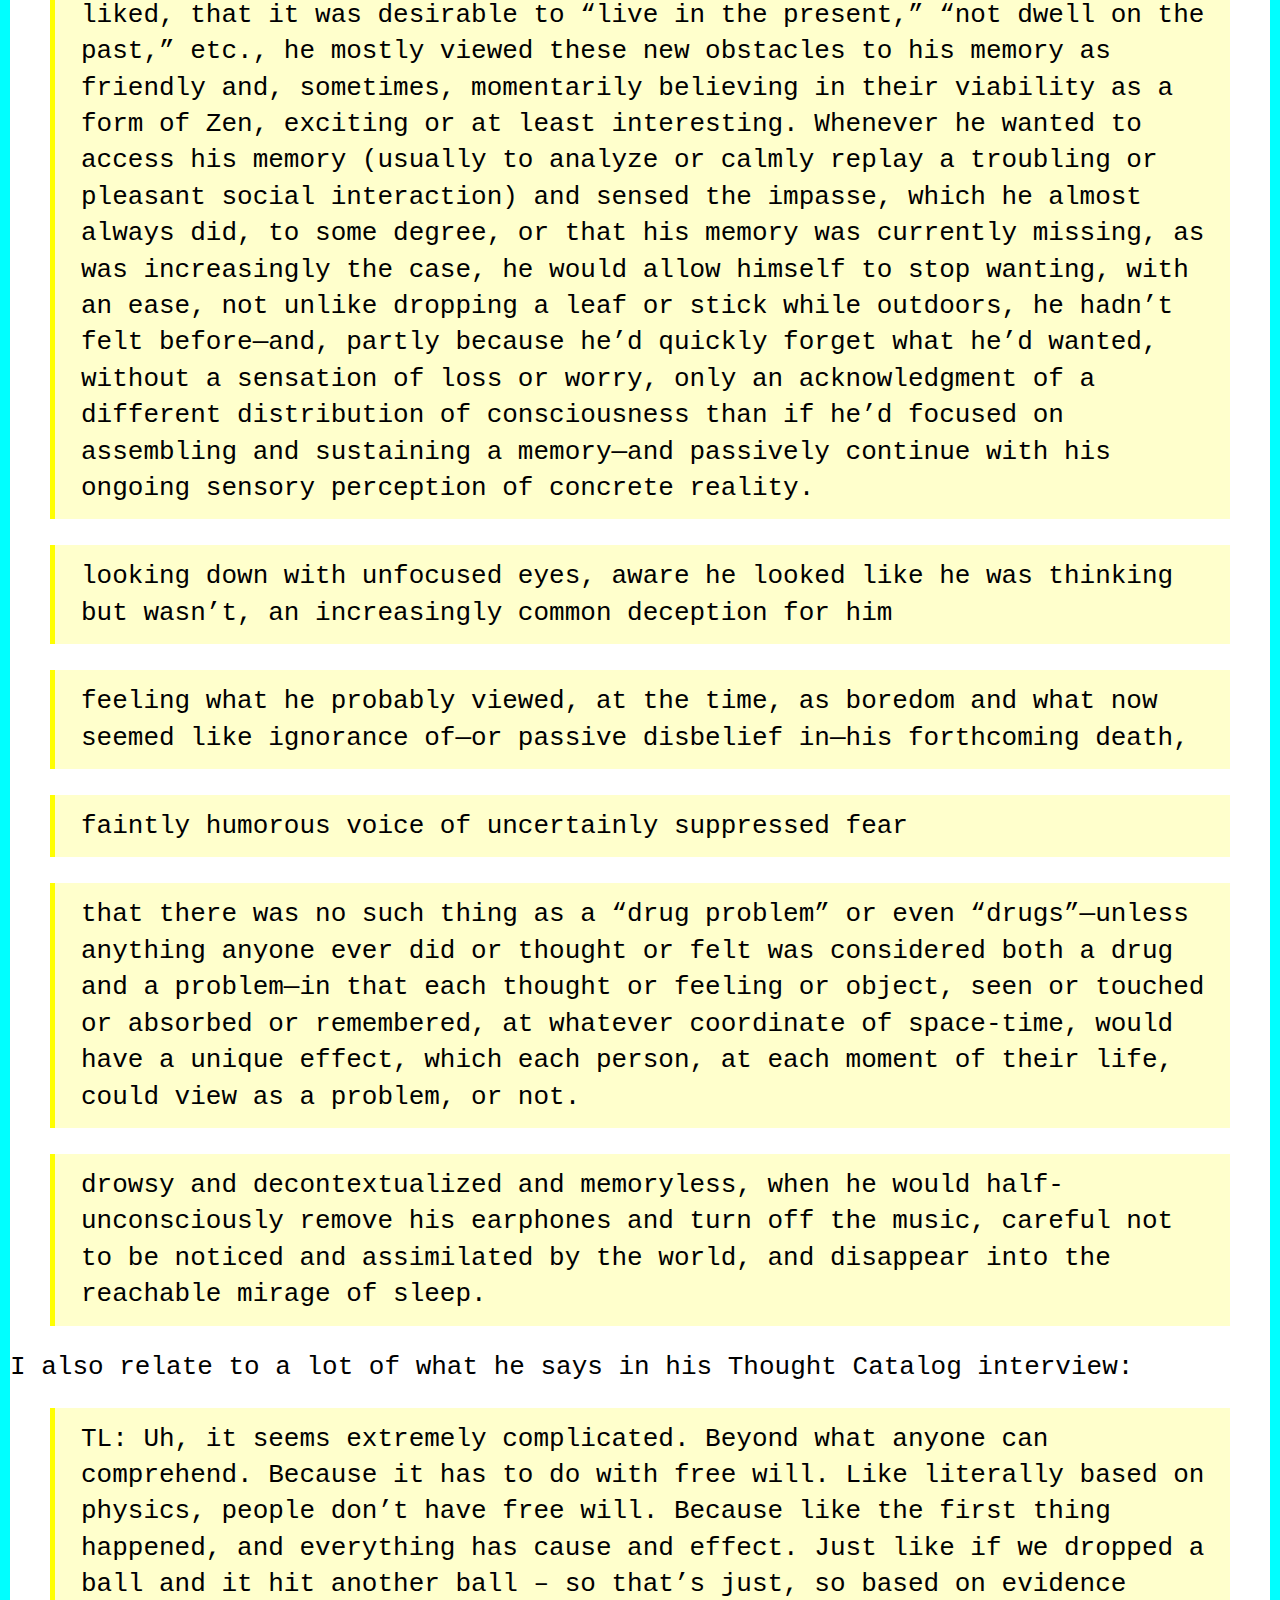
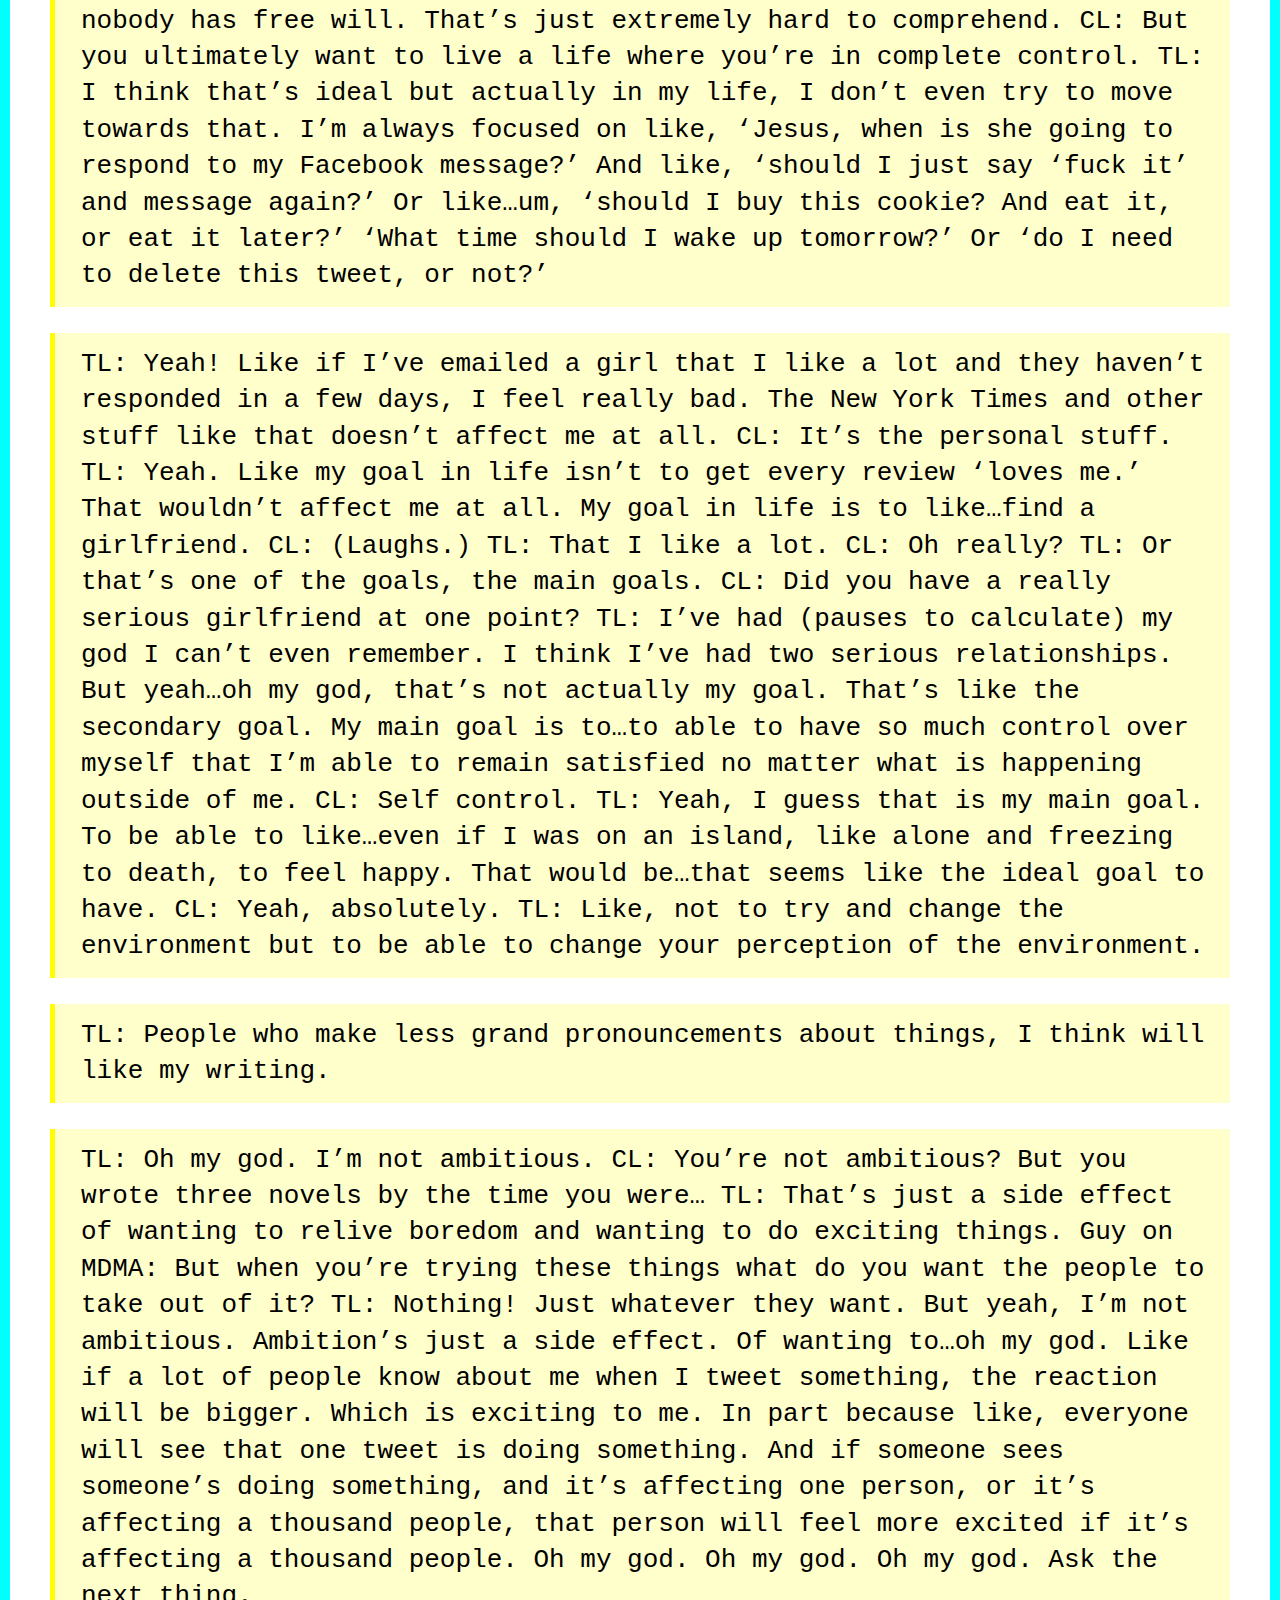
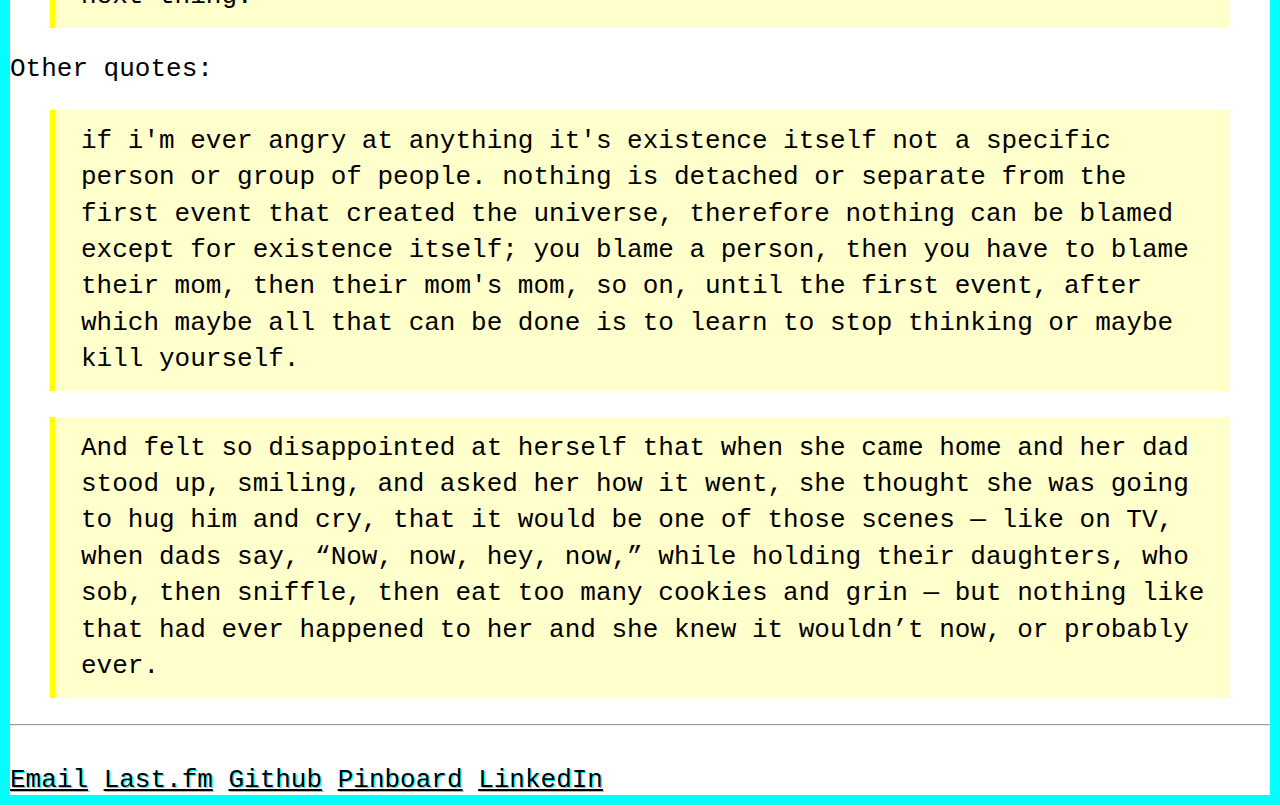
<file: taolin.html>
<!doctype html>
<html lang="en">
<head>
  <meta charset="UTF-8">
  <meta name="description" content="Karthik Bala // Writing, Code, Opinions">
  <meta name="keywords" content="University,Texas,Philosophy,Programming,UT,Austin">
  <meta name="author" content="Karthik Bala">

  <title>hey</title>
  <link href="css/styles.css" rel="stylesheet" type="text/css">
  <script>
    (function(i,s,o,g,r,a,m){i['GoogleAnalyticsObject']=r;i[r]=i[r]||function(){
    (i[r].q=i[r].q||[]).push(arguments)},i[r].l=1*new Date();a=s.createElement(o),
    m=s.getElementsByTagName(o)[0];a.async=1;a.src=g;m.parentNode.insertBefore(a,m)
    })(window,document,'script','//www.google-analytics.com/analytics.js','ga');

    ga('create', 'UA-43061045-1', 'auto');
    ga('send', 'pageview');

  </script>
  
</head>
<body>
  <div class="wrap">
    <span class="headerWithBack">
      <a href="index.html"><span id='home' class='small-boxed shadowed'>←</span></a>
      <h3>Favorite Tao Lin Quotes</h3>
    </span>
    <p>
      I liked <em>Taipei</em> by Tao Lin a lot.  Afterwards, I read up on Tao Lin, watched his interviews, and read his articles.  He's a strange but weirdly endearing person.  Here are some quotes from him, mostly from <em>Taipei</em> or his unfiltered <a href='http://thoughtcatalog.com/zach-sokol/2012/07/5000-word-unedited-interview-with-tao-lin/'>Thought Catalog interview</a>. 
    </p>  

    The following quotes are from <em>Taipei</em>.  Tao Lin is a master of self-concious internal monologues and brilliantly describing those way too real but not commonly discussed feelings and awkward situations.

    <blockquote>and the nothingness of the future had gained a framework-y somethingness that felt privately exciting, like entering a different family’s house as a small child</blockquote>

    <blockquote>controlled, smirking, wryly satisfied demeanor of an adult who is slightly more amused than embarrassed to have been caught idly succumbing to a meager comfort that they’ve openly disapproved of for themselves and others.</blockquote>

    <blockquote>and he wasn’t close to his relatives, with whom attempts at communication were brief and non-advancing and often koan-like, ending usually with one person looking away, ostensibly for assistance, then leaving—he</blockquote>

    <blockquote>his increasingly familiar and self-consciously repetitive life in America, where it seemed like the seasons, connecting in right angles, for some misguided reason, had formed a square, sarcastically framing nothing</blockquote>

    <blockquote>earnest but powerless attempt at enthusiasm, resulting in a a weak form of sarcasm, asked if everyone wanted to go to the roof.</blockquote>

    <blockquote>Paul realized after they left that he’d gotten what from elementary school through college he often most wanted—unambiguous indications of secure, mutual friendships</blockquote>

    <blockquote>Having repeatedly learned from literature, poetry, philosophy, popular culture, his own experiences, most movies he’d seen, especially ones he liked, that it was desirable to “live in the present,” “not dwell on the past,” etc., he mostly viewed these new obstacles to his memory as friendly and, sometimes, momentarily believing in their viability as a form of Zen, exciting or at least interesting. Whenever he wanted to access his memory (usually to analyze or calmly replay a troubling or pleasant social interaction) and sensed the impasse, which he almost always did, to some degree, or that his memory was currently missing, as was increasingly the case, he would allow himself to stop wanting, with an ease, not unlike dropping a leaf or stick while outdoors, he hadn’t felt before—and, partly because he’d quickly forget what he’d wanted, without a sensation of loss or worry, only an acknowledgment of a different distribution of consciousness than if he’d focused on assembling and sustaining a memory—and passively continue with his ongoing sensory perception of concrete reality.</blockquote>

    <blockquote>looking down with unfocused eyes, aware he looked like he was thinking but wasn’t, an increasingly common deception for him</blockquote>

    <blockquote>feeling what he probably viewed, at the time, as boredom and what now seemed like ignorance of—or passive disbelief in—his forthcoming death,</blockquote>

    <blockquote>faintly humorous voice of uncertainly suppressed fear</blockquote>

    <blockquote>that there was no such thing as a “drug problem” or even “drugs”—unless anything anyone ever did or thought or felt was considered both a drug and a problem—in that each thought or feeling or object, seen or touched or absorbed or remembered, at whatever coordinate of space-time, would have a unique effect, which each person, at each moment of their life, could view as a problem, or not.</blockquote>

    <blockquote>drowsy and decontextualized and memoryless, when he would half-unconsciously remove his earphones and turn off the music, careful not to be noticed and assimilated by the world, and disappear into the reachable mirage of sleep.</blockquote>

    I also relate to a lot of what he says in his Thought Catalog interview:

    <blockquote>
      TL: Uh, it seems extremely complicated. Beyond what anyone can comprehend. Because it has to do with free will. Like literally based on physics, people don’t have free will. Because like the first thing happened, and everything has cause and effect. Just like if we dropped a ball and it hit another ball – so that’s just, so based on evidence nobody has free will. That’s just extremely hard to comprehend.

      CL: But you ultimately want to live a life where you’re in complete control.

      TL: I think that’s ideal but actually in my life, I don’t even try to move towards that. I’m always focused on like, ‘Jesus, when is she going to respond to my Facebook message?’ And like, ‘should I just say ‘fuck it’ and message again?’ Or like…um, ‘should I buy this cookie? And eat it, or eat it later?’

      ‘What time should I wake up tomorrow?’ Or ‘do I need to delete this tweet, or not?’
    </blockquote>

    <blockquote>
      TL: Yeah! Like if I’ve emailed a girl that I like a lot and they haven’t responded in a few days, I feel really bad. The New York Times and other stuff like that doesn’t affect me at all.

      CL: It’s the personal stuff.

      TL: Yeah. Like my goal in life isn’t to get every review ‘loves me.’ That wouldn’t affect me at all. My goal in life is to like…find a girlfriend.

      CL: (Laughs.)

      TL: That I like a lot.

      CL: Oh really?

      TL: Or that’s one of the goals, the main goals.

      CL: Did you have a really serious girlfriend at one point?

      TL: I’ve had (pauses to calculate) my god I can’t even remember. I think I’ve had two serious relationships. But yeah…oh my god, that’s not actually my goal. That’s like the secondary goal. My main goal is to…to able to have so much control over myself that I’m able to remain satisfied no matter what is happening outside of me.

      CL: Self control.

      TL: Yeah, I guess that is my main goal. To be able to like…even if I was on an island, like alone and freezing to death, to feel happy. That would be…that seems like the ideal goal to have.

      CL: Yeah, absolutely.

      TL: Like, not to try and change the environment but to be able to change your perception of the environment.
    </blockquote>

    <blockquote>
      TL: People who make less grand pronouncements about things, I think will like my writing.
    </blockquote>

    <blockquote>
      TL: Oh my god. I’m not ambitious.

      CL: You’re not ambitious? But you wrote three novels by the time you were…

      TL: That’s just a side effect of wanting to relive boredom and wanting to do exciting things.

      Guy on MDMA: But when you’re trying these things what do you want the people to take out of it?

      TL: Nothing! Just whatever they want. But yeah, I’m not ambitious. Ambition’s just a side effect. Of wanting to…oh my god. Like if a lot of people know about me when I tweet something, the reaction will be bigger. Which is exciting to me. In part because like, everyone will see that one tweet is doing something. And if someone sees someone’s doing something, and it’s affecting one person, or it’s affecting a thousand people, that person will feel more excited if it’s affecting a thousand people. Oh my god. Oh my god. Oh my god. Ask the next thing.
    </blockquote>

    Other quotes:

    <blockquote>
      if i'm ever angry at anything it's existence itself not a specific person or group of people. nothing is detached or separate from the first event that created the universe, therefore nothing can be blamed except for existence itself; you blame a person, then you have to blame their mom, then their mom's mom, so on, until the first event, after which maybe all that can be done is to learn to stop thinking or maybe kill yourself.
    </blockquote>

    <blockquote>
      And felt so disappointed at herself that when she came home and her dad stood up, smiling, and asked her how it went, she thought she was going to hug him and cry, that it would be one of those scenes — like on TV, when dads say, “Now, now, hey, now,” while holding their daughters, who sob, then sniffle, then eat too many cookies and grin — but nothing like that had ever happened to her and she knew it wouldn’t now, or probably ever.
    </blockquote>

    

    <hr>
    <footer>
      <a href="mailto:karthikbala444@gmail.com">Email</a> 
      <a href="http://www.last.fm/user/thumbninja">Last.fm</a>
      <a href="https://github.com/heems">Github</a>
      <a href="https://pinboard.in/u:kbala">Pinboard</a>
      <a href="https://www.linkedin.com/in/kbala1">LinkedIn</a>
    </footer>
  </div>
</body>
</html>
</file>
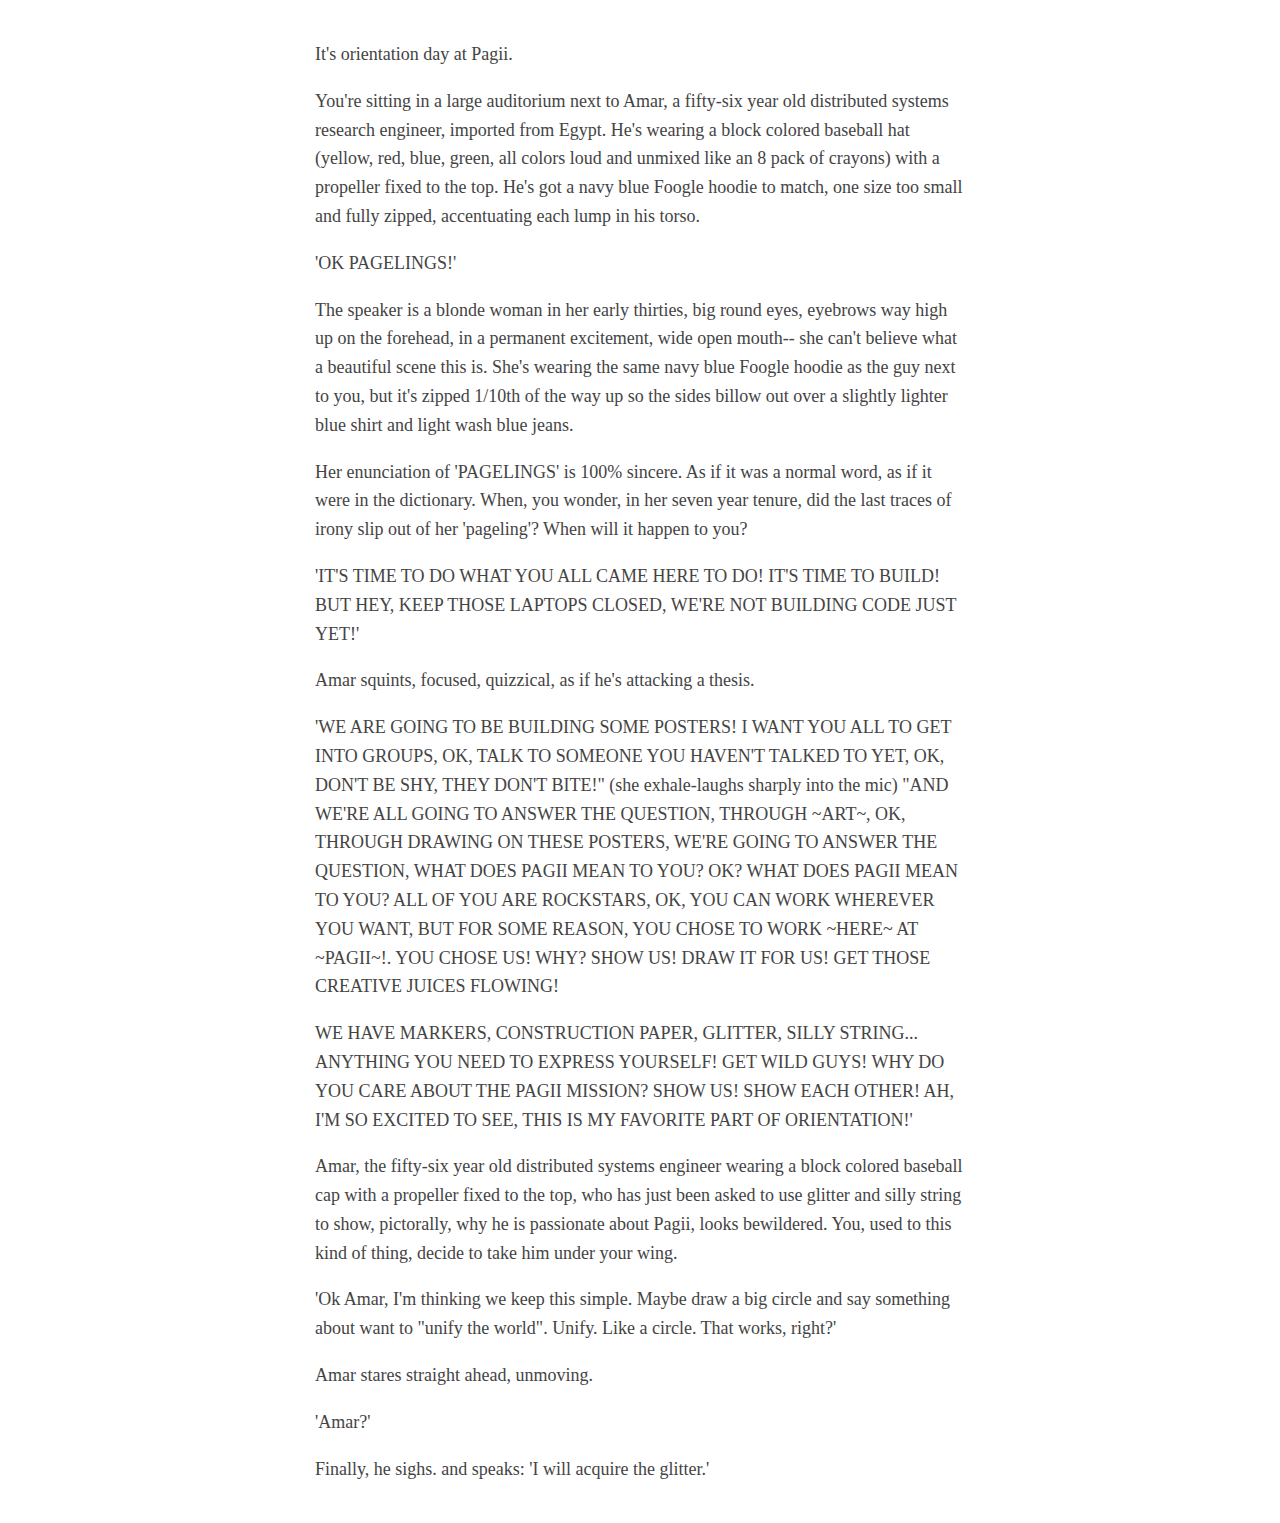
<file: pagii/orientation-day.html>
<html>
<head>
<link href="pagii.css" rel="stylesheet" type="text/css">
</head>
<p>It's orientation day at Pagii.</p>

<p>You're sitting in a large auditorium next to Amar, a fifty-six year old distributed systems research engineer, imported from Egypt. He's wearing a block colored baseball hat (yellow, red, blue, green, all colors loud and unmixed like an 8 pack of crayons) with a propeller fixed to the top. He's got a navy blue Foogle hoodie to match, one size too small and fully zipped, accentuating each lump in his torso.</p>

<p>'OK PAGELINGS!'</p>

<p>The speaker is a blonde woman in her early thirties, big round eyes, eyebrows way high up on the forehead, in a permanent excitement, wide open mouth-- she can't believe what a beautiful scene this is. She's wearing the same navy blue Foogle hoodie as the guy next to you, but it's zipped 1/10th of the way up so the sides billow out over a slightly lighter blue shirt and light wash blue jeans.</p>

<p>Her enunciation of 'PAGELINGS' is 100% sincere. As if it was a normal word, as if it were in the dictionary. When, you wonder, in her seven year tenure, did the last traces of irony slip out of her 'pageling'? When will it happen to you?</p>

<p>'IT'S TIME TO DO WHAT YOU ALL CAME HERE TO DO! IT'S TIME TO BUILD! BUT HEY, KEEP THOSE LAPTOPS CLOSED, WE'RE NOT BUILDING CODE JUST YET!'</p>

<p>Amar squints, focused, quizzical, as if he's attacking a thesis.</p>

<p>'WE ARE GOING TO BE BUILDING SOME POSTERS! I WANT YOU ALL TO GET INTO GROUPS, OK, TALK TO SOMEONE YOU HAVEN'T TALKED TO YET, OK, DON'T BE SHY, THEY DON'T BITE!&quot;  (she exhale-laughs sharply into the mic)  &quot;AND WE'RE ALL GOING TO ANSWER THE QUESTION, THROUGH ~ART~, OK, THROUGH DRAWING ON THESE POSTERS, WE'RE GOING TO ANSWER THE QUESTION, WHAT DOES PAGII MEAN TO YOU? OK? WHAT DOES PAGII MEAN TO YOU? ALL OF YOU ARE ROCKSTARS, OK, YOU CAN WORK WHEREVER YOU WANT, BUT FOR SOME REASON, YOU CHOSE TO WORK ~HERE~ AT ~PAGII~!. YOU CHOSE US! WHY? SHOW US! DRAW IT FOR US! GET THOSE CREATIVE JUICES FLOWING!</p>

<p>WE HAVE MARKERS, CONSTRUCTION PAPER, GLITTER, SILLY STRING... ANYTHING YOU NEED TO EXPRESS YOURSELF! GET WILD GUYS! WHY DO YOU CARE ABOUT THE PAGII MISSION? SHOW US! SHOW EACH OTHER! AH, I'M SO EXCITED TO SEE, THIS IS MY FAVORITE PART OF ORIENTATION!'</p>

<p>Amar, the fifty-six year old distributed systems engineer wearing a block colored baseball cap with a propeller fixed to the top, who has just been asked to use glitter and silly string to show, pictorally, why he is passionate about Pagii, looks bewildered. You, used to this kind of thing, decide to take him under your wing.</p>

<p>'Ok Amar, I'm thinking we keep this simple. Maybe draw a big circle and say something about want to &quot;unify the world&quot;. Unify. Like a circle. That works, right?'</p>

<p>Amar stares straight ahead, unmoving.</p>

<p>'Amar?'</p>

<p>Finally, he sighs. and speaks: 'I will acquire the glitter.'</p>
</html>
</file>
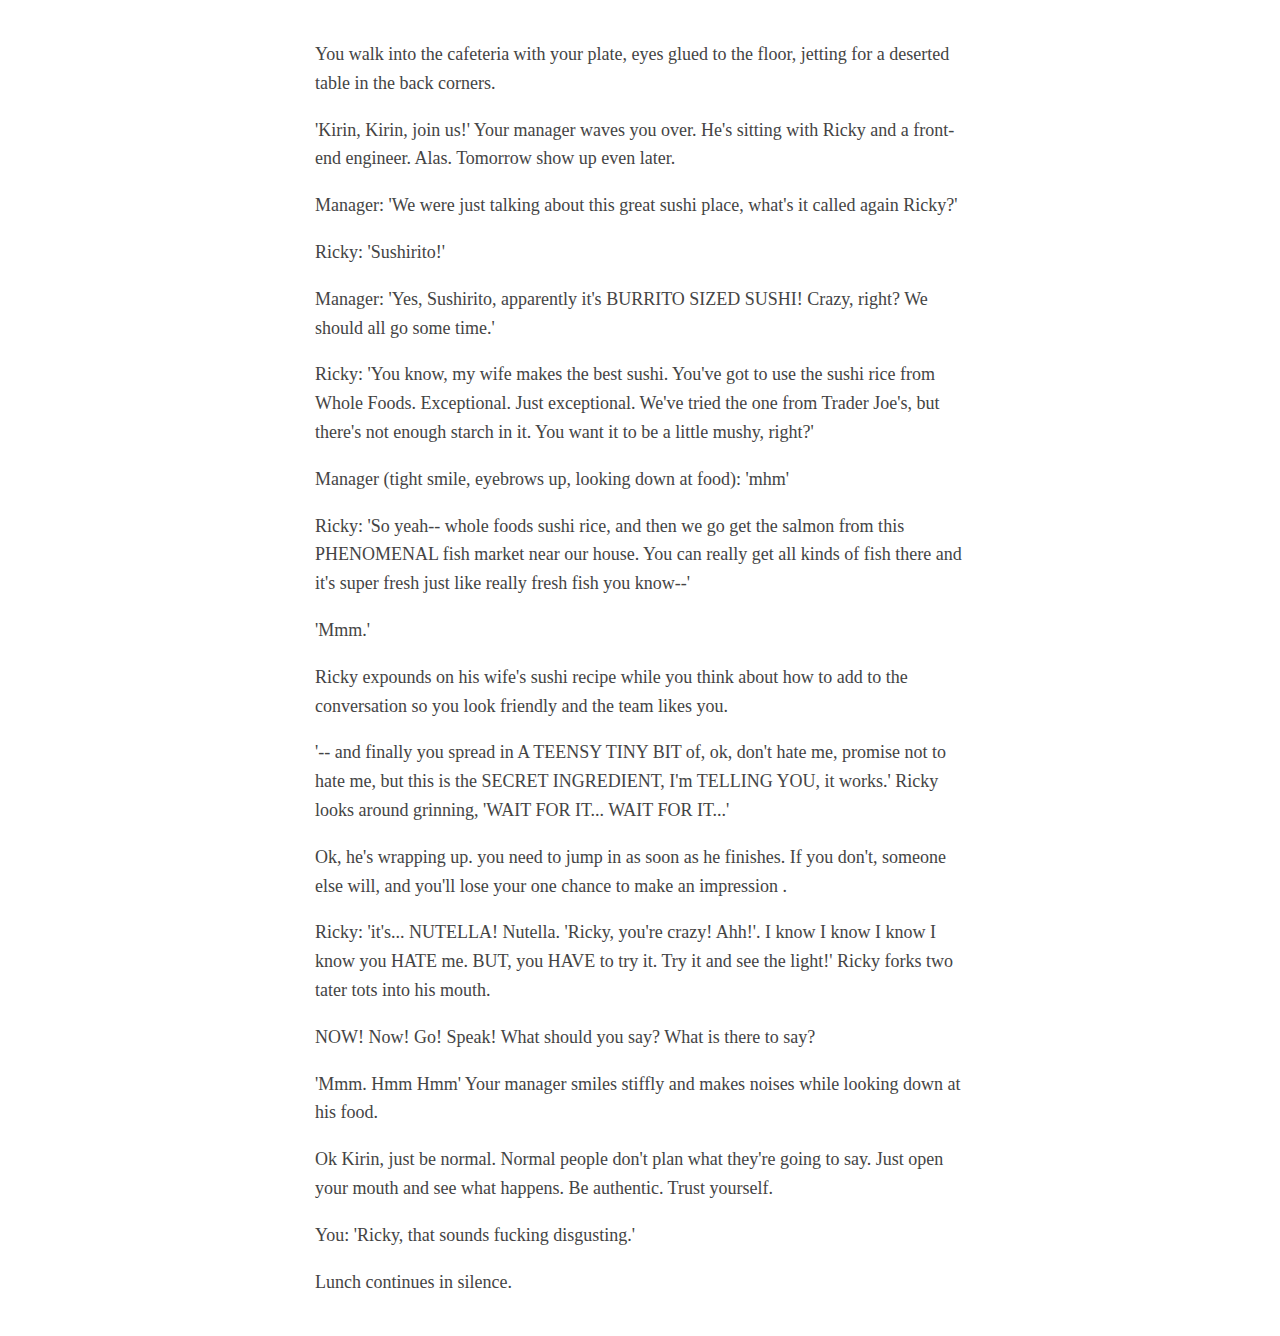
<file: pagii/sushirito-lunch.html>
<html>
<head>
<link href="pagii.css" rel="stylesheet" type="text/css">
</head>
<p>You walk into the cafeteria with your plate, eyes glued to the floor, jetting for a deserted table in the back corners.</p>

<p>'Kirin, Kirin, join us!' Your manager waves you over. He's sitting with Ricky and a front-end engineer. Alas. Tomorrow show up even later.</p>

<p>Manager: 'We were just talking about this great sushi place, what's it called again Ricky?'</p>

<p>Ricky: 'Sushirito!'</p>

<p>Manager: 'Yes, Sushirito, apparently it's BURRITO SIZED SUSHI! Crazy, right? We should all go some time.'</p>

<p>Ricky: 'You know, my wife makes the best sushi. You've got to use the sushi rice from Whole Foods. Exceptional. Just exceptional. We've tried the one from Trader Joe's, but there's not enough starch in it. You want it to be a little mushy, right?'</p>

<p>Manager (tight smile, eyebrows up, looking down at food): 'mhm'</p>

<p>Ricky: 'So yeah-- whole foods sushi rice, and then we go get the salmon from this PHENOMENAL fish market near our house. You can really get all kinds of fish there and it's super fresh just like really fresh fish you know--'</p>

<p>'Mmm.'</p>

<p>Ricky expounds on his wife's sushi recipe while you think about how to add to the conversation so you look friendly and the team likes you.</p>

<p>'-- and finally you spread in A TEENSY TINY BIT of, ok, don't hate me, promise not to hate me, but this is the SECRET INGREDIENT, I'm TELLING YOU, it works.' Ricky looks around grinning, 'WAIT FOR IT... WAIT FOR IT...'</p>

<p>Ok, he's wrapping up. you need to jump in as soon as he finishes. If you don't, someone else will, and you'll lose your one chance to make an impression .</p>

<p>Ricky: 'it's... NUTELLA! Nutella. 'Ricky, you're crazy! Ahh!'. I know I know I know I know you HATE me. BUT, you HAVE to try it. Try it and see the light!' Ricky forks two tater tots into his mouth.</p>

<p>NOW! Now! Go! Speak! What should you say? What is there to say?</p>

<p>'Mmm. Hmm Hmm' Your manager smiles stiffly and makes noises while looking down at his food.</p>

<p>Ok Kirin, just be normal. Normal people don't plan what they're going to say. Just open your mouth and see what happens. Be authentic. Trust yourself.</p>

<p>You: 'Ricky, that sounds fucking disgusting.'</p>

<p>Lunch continues in silence.</p>
</html>
</file>
<file: pagii/1-kirin-ricky/style.css>
:root {
  --dl-color-gray-500: #595959;
  --dl-color-gray-700: #999999;
  --dl-color-gray-900: #D9D9D9;
  --dl-size-size-large: 144px;
  --dl-size-size-small: 48px;
  --dl-color-danger-300: #A22020;
  --dl-color-danger-500: #BF2626;
  --dl-color-danger-700: #E14747;
  --dl-color-gray-black: #000000;
  --dl-color-gray-white: #FFFFFF;
  --dl-size-size-medium: 96px;
  --dl-size-size-xlarge: 192px;
  --dl-size-size-xsmall: 16px;
  --dl-space-space-unit: 16px;
  --dl-color-primary-100: #003EB3;
  --dl-color-primary-300: #0074F0;
  --dl-color-primary-500: #14A9FF;
  --dl-color-primary-700: #85DCFF;
  --dl-color-success-300: #199033;
  --dl-color-success-500: #32A94C;
  --dl-color-success-700: #4CC366;
  --dl-size-size-xxlarge: 288px;
  --dl-size-size-maxwidth: 1400px;
  --dl-radius-radius-round: 50%;
  --dl-space-space-halfunit: 8px;
  --dl-space-space-sixunits: 96px;
  --dl-space-space-twounits: 32px;
  --dl-radius-radius-radius2: 2px;
  --dl-radius-radius-radius4: 4px;
  --dl-radius-radius-radius8: 8px;
  --dl-space-space-fiveunits: 80px;
  --dl-space-space-fourunits: 64px;
  --dl-space-space-threeunits: 48px;
  --dl-space-space-oneandhalfunits: 24px;
}
.button {
  color: var(--dl-color-gray-black);
  display: inline-block;
  padding: 0.5rem 1rem;
  border-color: var(--dl-color-gray-black);
  border-width: 1px;
  border-radius: 4px;
  background-color: var(--dl-color-gray-white);
}
.input {
  color: var(--dl-color-gray-black);
  cursor: auto;
  padding: 0.5rem 1rem;
  border-color: var(--dl-color-gray-black);
  border-width: 1px;
  border-radius: 4px;
  background-color: var(--dl-color-gray-white);
}
.textarea {
  color: var(--dl-color-gray-black);
  cursor: auto;
  padding: 0.5rem;
  border-color: var(--dl-color-gray-black);
  border-width: 1px;
  border-radius: 4px;
  background-color: var(--dl-color-gray-white);
}
.teleport-menu-burger {
  display: flex;
  align-items: center;
  justify-content: center;
}
.teleport-menu-mobile {
  top: 0px;
  left: 0px;
  width: 100%;
  height: 100vh;
  display: none;
  padding: 32px;
  z-index: 100;
  position: absolute;
  flex-direction: column;
  justify-content: space-between;
  background-color: #fff;
}
.teleport-menu-close {
  display: flex;
  align-items: center;
  justify-content: center;
}
.teleport-show {
  display: flex !important;
}
.content {
  font-size: 16px;
  font-family: Inter;
  font-weight: 400;
  line-height: 1.15;
  text-transform: none;
  text-decoration: none;
}
.title {
  font-size: 32px;
  font-family: Inter;
  font-weight: 700;
  line-height: 1.15;
  text-transform: none;
  text-decoration: none;
}
</file>
<file: pagii/1-kirin-ricky/home.css>
.home-container {
  width: 100%;
  display: flex;
  overflow: auto;
  min-height: 100vh;
  align-items: center;
  padding-top: var(--dl-space-space-unit);
  padding-left: var(--dl-space-space-sixunits);
  padding-right: var(--dl-space-space-sixunits);
  flex-direction: column;
  padding-bottom: var(--dl-space-space-sixunits);
  justify-content: center;
}
@media(max-width: 600px) {
  .home-container {
    padding-left: var(--dl-space-space-halfunit);
    padding-right: var(--dl-space-space-halfunit);
  }
}
.home-text {
  font-family: Courier New;
  padding-bottom: var(--dl-space-space-twounits);
}
.home-image {
  width: 447px;
  height: 445px;
  object-fit: cover;
  margin-bottom: var(--dl-space-space-twounits);
  padding-bottom: var(--dl-space-space-halfunit);
}
.home-text01 {
  line-height: 1.25;
}
.home-link {
  margin-top: var(--dl-space-space-oneandhalfunits);
  background-color: #ff4c4c;
}
</file>
<file: css/styles.css>
@charset "UTF-8";
html {
  margin: 0;
  padding: 0;
  border: 3px solid var(--bc, cyan);
  min-height: 98%;
}
@media (min-width: 980px) {
  html {
    border-width: 10px;
  }
}

a {
  color: var(--text-color, black);
  text-shadow: 1px 1px var(--bc, cyan);
}

body {
  padding-top: 3em;
  margin: 0 auto;
  height: 100%;
  font-family: monospace;
  font-size: 2em;
  background-color: var(--bg-color, white);
  color: var(--text-color, black);
}
@media (max-width: 980px) {
  body {
    font-size: 1.25em;
  }
}

.scaled-img {
  width: 100%;
  height: auto;
  display: block;
  margin: 0 auto;
}
@media (min-width: 980px) {
  .scaled-img {
    width: auto;
    height: 100vh;
  }
}

#wrap {
  width: 90%;
  max-width: 980px;
  margin: 0 auto;
}

#widewrap {
  margin: 1vw;
}

.shadowed, .hatch-back, .hatched {
  box-shadow: 4px 4px 0px 1px var(--bc, cyan);
}

.hatched {
  background: repeating-linear-gradient(45deg, rgba(0, 255, 255, 0.2), rgba(0, 255, 255, 0.2) 5px, white 5px, white 20px), white;
}

.boxed {
  /* pull out into mixin for small-boxed */
  border: solid var(--text-color, black);
  border-width: 2px;
  display: inline-block;
  padding: 1em;
}

.block {
  display: block;
}

.small-boxed {
  border: solid var(--text-color, black);
  border-width: 2px;
  display: inline-block;
  padding: 0.5em;
}

.selectedTab {
  background: rgba(0, 255, 255, 0.2);
}

.headerWithBack h3 {
  display: inline-block;
}

#header {
  text-align: center;
  max-width: 340px;
  color: #2D2279;
  display: block;
  margin: 0 auto 1em auto;
}
#header p {
  margin-top: 1.2em;
  font-size: 1.5em;
  text-shadow: 2px 2px var(--bc, cyan);
}

div.tab li {
  line-height: 1.2em;
  margin-bottom: 1em;
}

#quotesWrap ul {
  list-style: none;
}
#quotesWrap ul blockquote {
  margin: 0 auto;
}

ul.rated {
  list-style: none;
}
ul.rated li.loved:before {
  color: red;
  content: "❤";
}

@media (min-width: 1200px) {
  #hanghome {
    position: relative;
    left: -3em;
    margin-right: -2.3em;
  }
}

blockquote {
  background: rgba(255, 255, 0, 0.2);
  border-left: 5px solid rgb(255, 255, 0);
  padding: 0.5em 0.5em 0.5em 1em;
  line-height: 1.4em;
}

footer {
  padding-top: 1em;
}

::selection {
  background: cyan;
}

::-moz-selection {
  background: cyan;
}

/*# sourceMappingURL=styles.css.map */
</file>
<file: css/essays.css>
#essays-grid {
  display: -ms-grid;
  display: grid;
  -ms-grid-columns: (1fr)[2];
      grid-template-columns: repeat(2, 1fr);
  gap: 1em;
  grid-auto-rows: minmax(100px, auto);
  padding: 1em 1em 1em 1em;
}
/*# sourceMappingURL=essays.css.map */
</file>
<file: pagii/pagii.css>
body{
    margin:40px auto;
    max-width: 650px;
    line-height:1.6;
    font-size:18px;
    color:#444;
    padding:0 10px
}
</file>
